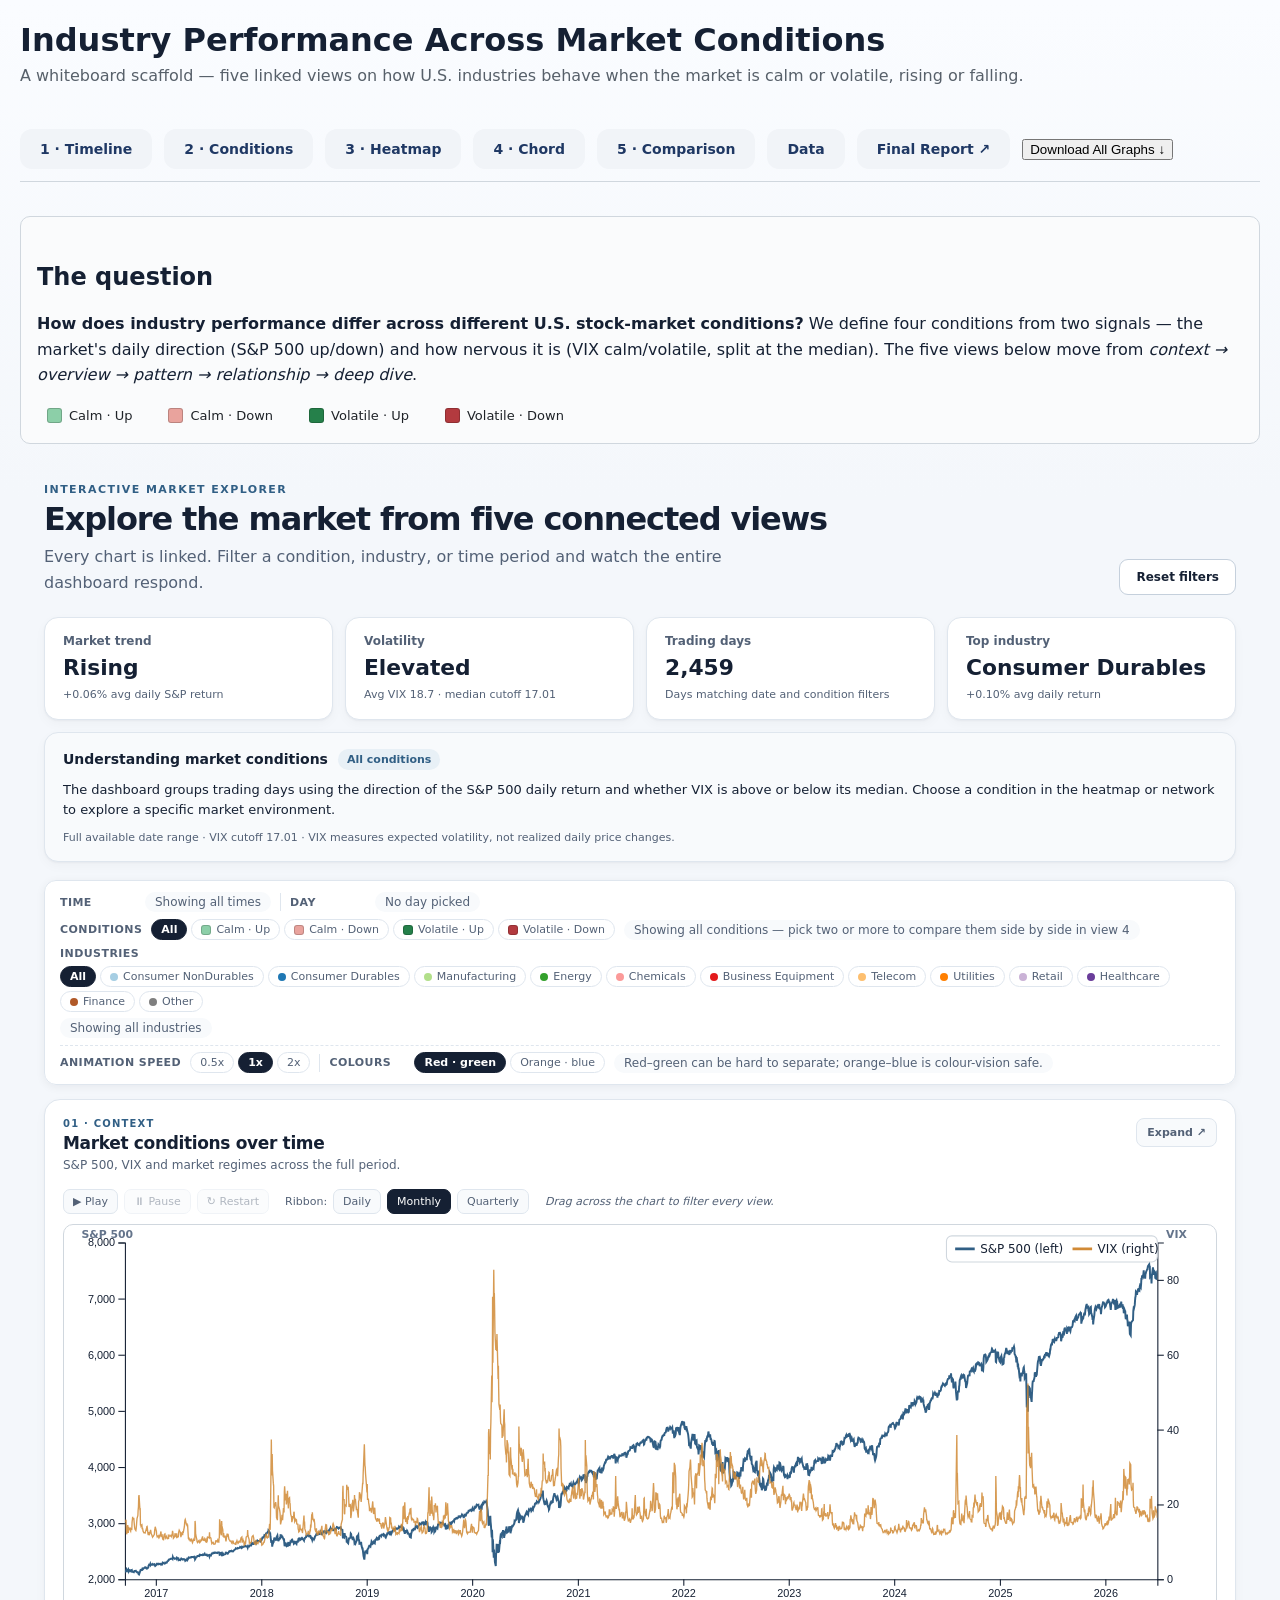
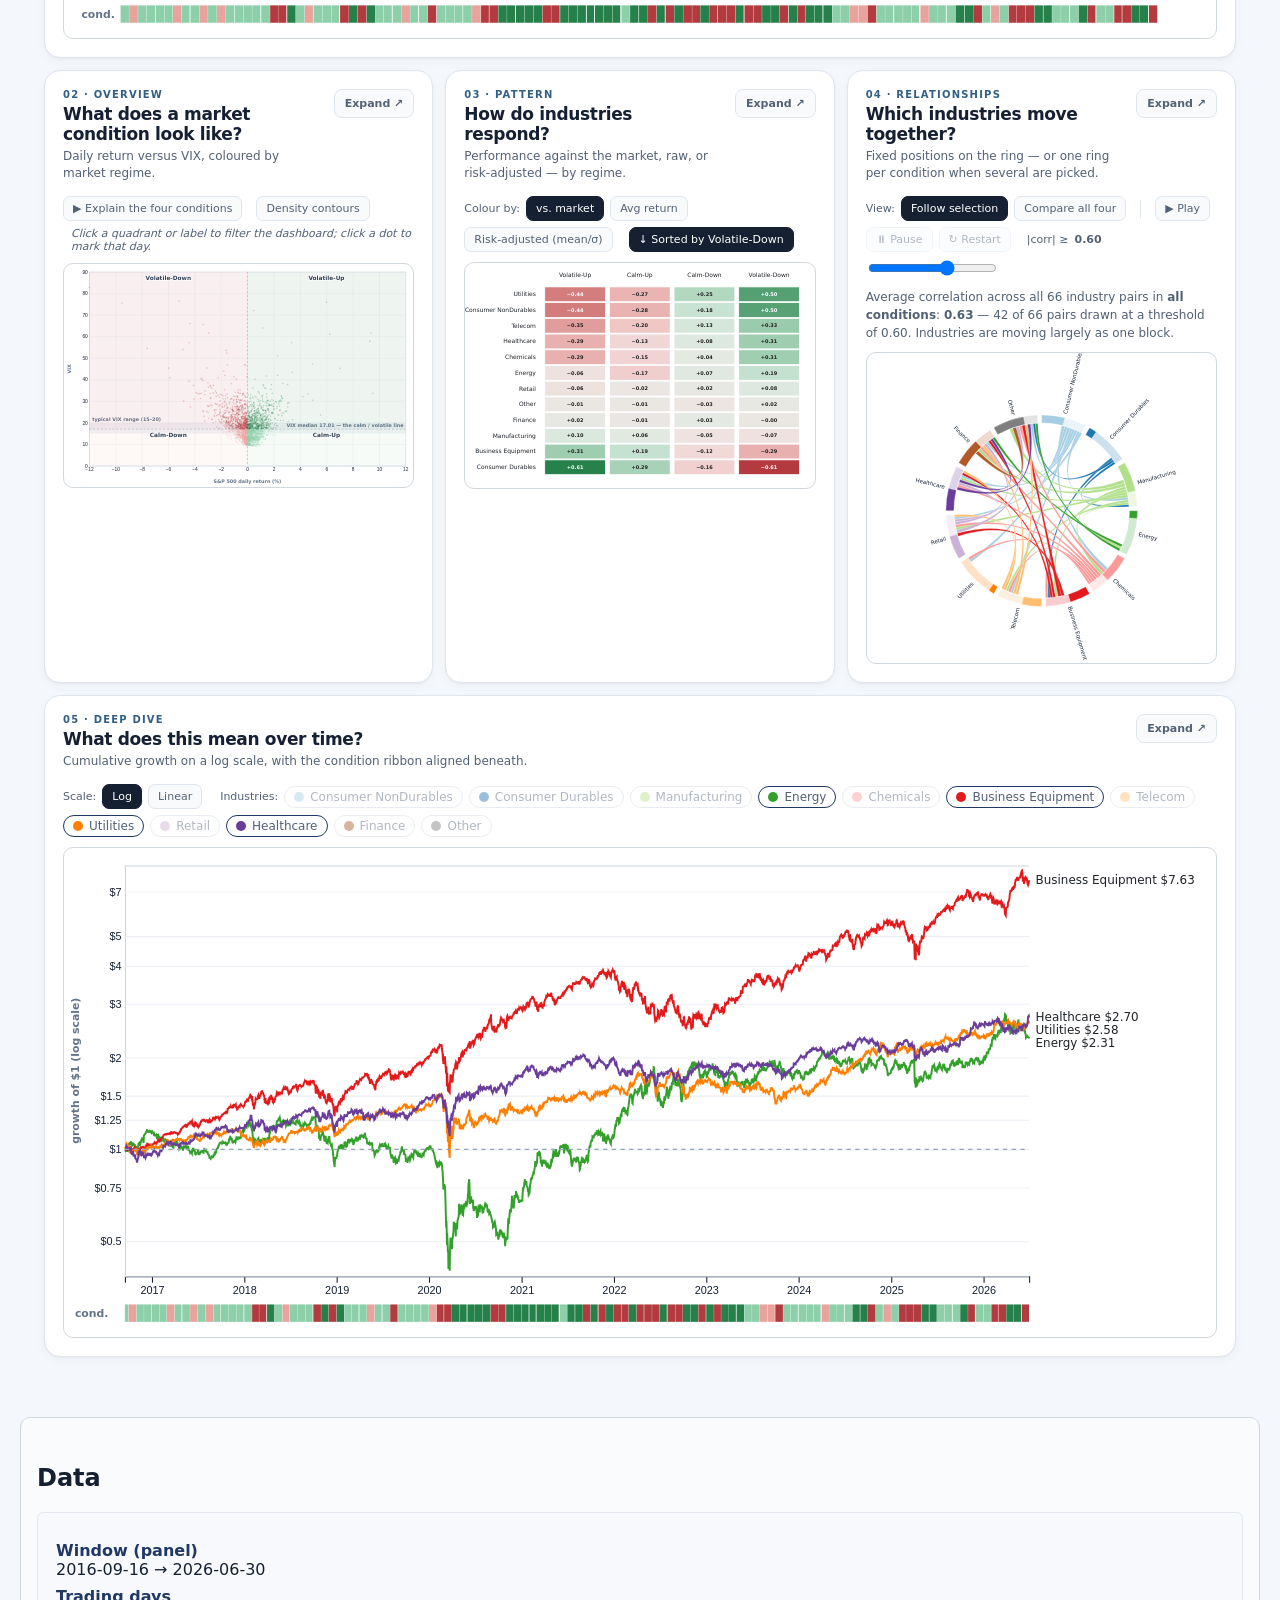
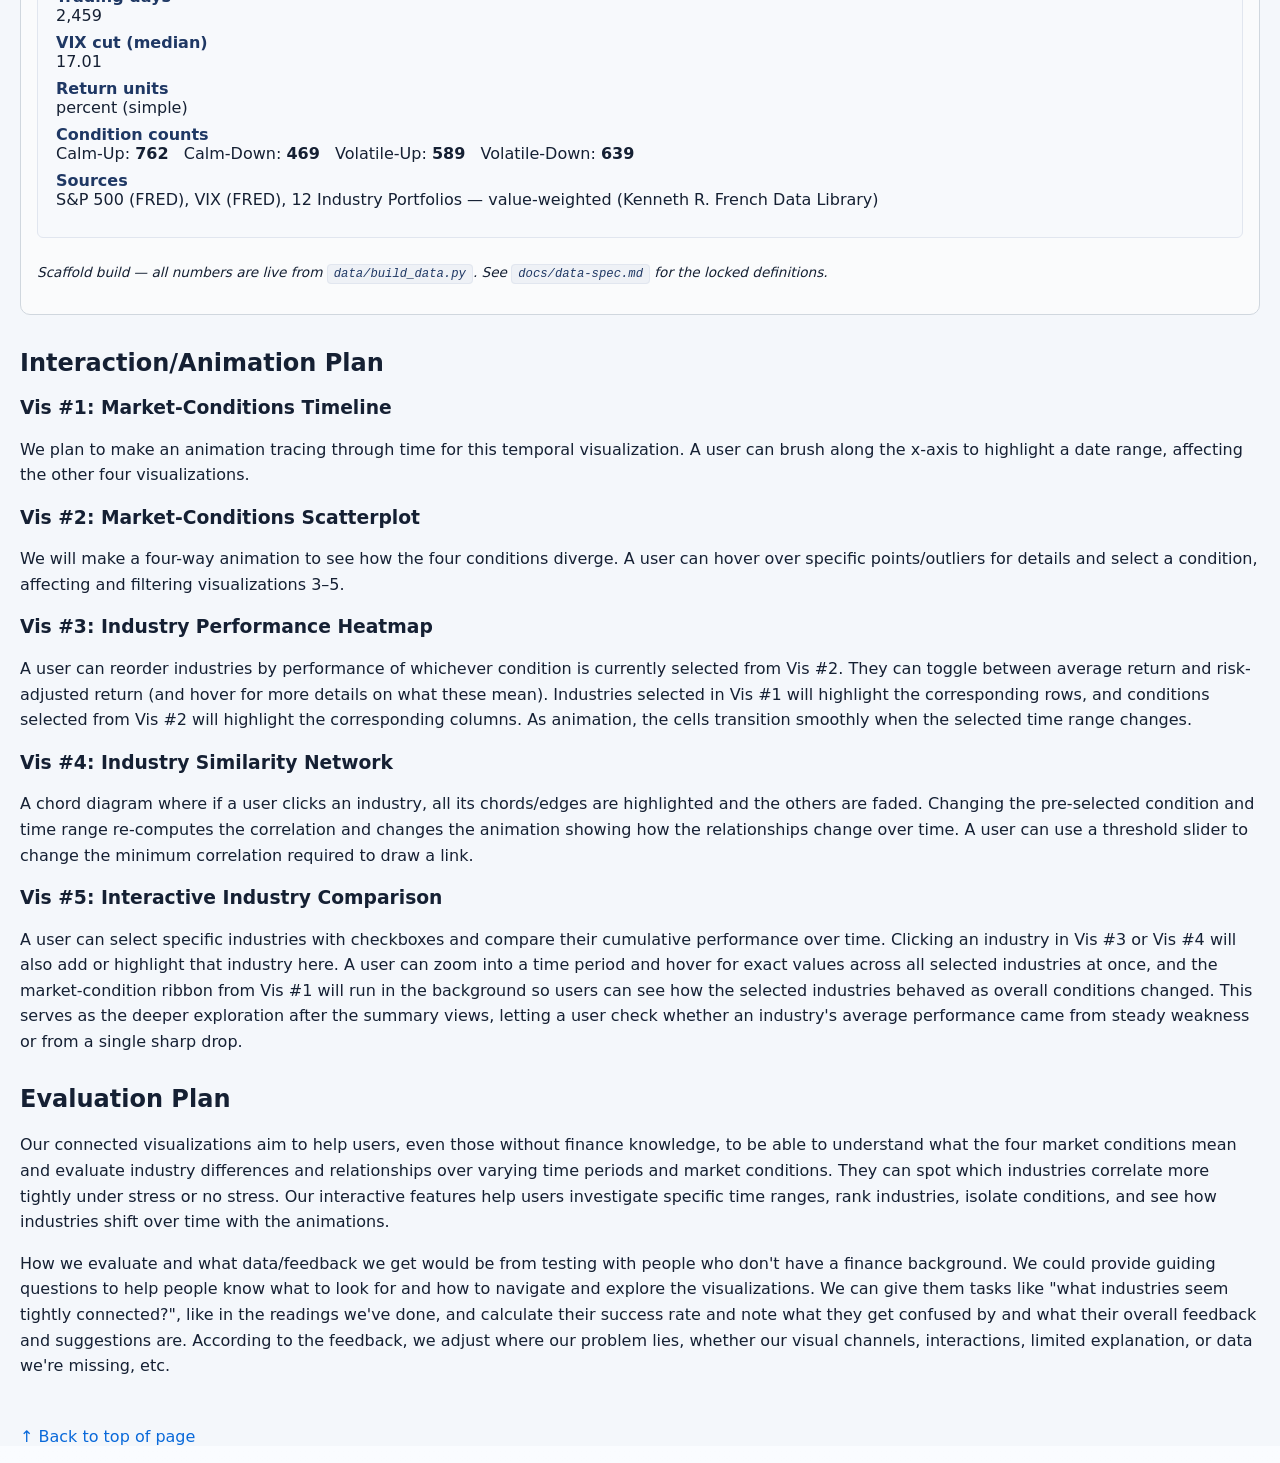
<file: index.html>
<!DOCTYPE html>
<html lang="en">

<head>
    <meta charset="UTF-8">
    <meta name="viewport" content="width=device-width, initial-scale=1.0">
    <title>STATS 401 — Industry Performance Across Market Conditions (Whiteboard)</title>

    <!-- Inline favicon. Browsers request /favicon.ico on every page load, and
         python -m http.server answers with a 404 ("File not found") in the
         console. Nothing is broken by it, but declaring one here stops the
         request being made at all, so the console stays clean for real errors.
         A data: URI keeps it offline-safe and needs no extra file. -->
    <link rel="icon" href="data:image/svg+xml,%3Csvg%20xmlns='http://www.w3.org/2000/svg'%20viewBox='0%200%2016%2016'%3E%3Crect%20width='16'%20height='16'%20rx='3'%20fill='%23315f85'/%3E%3Cpath%20d='M3%2010h2.2v4H3zM6.9%206h2.2v8H6.9zM10.8%208.5H13V14h-2.2z'%20fill='%23fff'/%3E%3C/svg%3E">

    <!-- self-contained whiteboard stylesheet (merged from ../css/style.css) -->
    <link rel="stylesheet" href="css/whiteboard.css?v=2026-10-15e">
</head>

<body class="wide">

<header id="top">
    <h1>Industry Performance Across Market Conditions</h1>
    <p class="subtitle">A whiteboard scaffold — five linked views on how U.S. industries behave when the market is calm or volatile, rising or falling.</p>
</header>

<nav class="story-nav">
    <a href="#viz1">1 · Timeline</a>
    <a href="#viz2">2 · Conditions</a>
    <a href="#viz3">3 · Heatmap</a>
    <a href="#viz4">4 · Chord</a>
    <a href="#viz5">5 · Comparison</a>
    <a href="#data">Data</a>

    <a href="final_report.html" target="_blank" rel="noopener noreferrer">
        Final Report ↗
    </a>

    <button id="export-all-graphs" type="button">
        Download All Graphs ↓
    </button>

</nav>

<div id="error"></div>

<main>

    <section id="intro" class="card">
        <h2>The question</h2>
        <p><strong>How does industry performance differ across different U.S. stock-market conditions?</strong>
           We define four conditions from two signals — the market's daily direction (S&amp;P 500 up/down)
           and how nervous it is (VIX calm/volatile, split at the median). The five views below move from
           <em>context → overview → pattern → relationship → deep dive</em>.</p>
        <div id="condition-legend" class="cond-legend"></div>
    </section>

    <section class="dashboard-section">

    <div class="dashboard-heading">
        <div>
            <span class="eyebrow">Interactive market explorer</span>
            <h2>Explore the market from five connected views</h2>
            <p>
                Every chart is linked. Filter a condition, industry, or time period
                and watch the entire dashboard respond.
            </p>
        </div>

        <button id="reset-dashboard" class="reset-btn" type="button">
            Reset filters
        </button>
    </div>

    <div id="dashboard-grid" class="dashboard-grid">

        <!-- ==================================================
             1. TIMELINE
             ================================================== -->
        <section id="viz1" class="viz-card viz-card--timeline" data-viz="timeline">

            <div class="viz-card-header">
                <div class="viz-title-group">
                    <span class="viz-step">01 · CONTEXT</span>
                    <h3>Market conditions over time</h3>
                    <p>
                        S&amp;P 500, VIX and market regimes across the full period.
                    </p>
                </div>

                <button class="focus-btn" type="button">
                    <span class="focus-open">Expand ↗</span>
                    <span class="focus-close">Overview ×</span>
                </button>
            </div>

            <div id="timeline-controls"></div>

            <div class="viz-content">
                <div id="timeline"></div>
            </div>

        </section>


        <!-- ==================================================
             2. SCATTER
             ================================================== -->
        <section id="viz2" class="viz-card" data-viz="scatter">

            <div class="viz-card-header">
                <div class="viz-title-group">
                    <span class="viz-step">02 · OVERVIEW</span>
                    <h3>What does a market condition look like?</h3>
                    <p>
                        Daily return versus VIX, coloured by market regime.
                    </p>
                </div>

                <button class="focus-btn" type="button">
                    <span class="focus-open">Expand ↗</span>
                    <span class="focus-close">Overview ×</span>
                </button>
            </div>

            <div id="scatter-controls"></div>

            <div class="viz-content">
                <div id="scatter"></div>
            </div>

        </section>


        <!-- ==================================================
             3. HEATMAP
             ================================================== -->
        <section id="viz3" class="viz-card" data-viz="heatmap">

            <div class="viz-card-header">
                <div class="viz-title-group">
                    <span class="viz-step">03 · PATTERN</span>
                    <h3>How do industries respond?</h3>
                    <p>
                        Performance against the market, raw, or risk-adjusted — by regime.
                    </p>
                </div>

                <button class="focus-btn" type="button">
                    <span class="focus-open">Expand ↗</span>
                    <span class="focus-close">Overview ×</span>
                </button>
            </div>

            <div id="heatmap-controls"></div>

            <div class="viz-content">
                <div id="heatmap"></div>
            </div>

        </section>


        <!-- ==================================================
             4. NETWORK
             ================================================== -->
        <section id="viz4" class="viz-card" data-viz="chord">

            <div class="viz-card-header">
                <div class="viz-title-group">
                    <span class="viz-step">04 · RELATIONSHIPS</span>
                    <h3>Which industries move together?</h3>
                    <p>
                        Fixed positions on the ring — or one ring per condition when several are picked.
                    </p>
                </div>

                <button class="focus-btn" type="button">
                    <span class="focus-open">Expand ↗</span>
                    <span class="focus-close">Overview ×</span>
                </button>
            </div>

            <div id="chord-controls"></div>
            <p id="chord-stat" class="chart-note stat-line"></p>

            <div class="viz-content">
                <div id="chord"></div>
            </div>

        </section>


        <!-- ==================================================
             5. COMPARISON
             ================================================== -->
        <section id="viz5" class="viz-card viz-card--comparison" data-viz="comparison">

            <div class="viz-card-header">
                <div class="viz-title-group">
                    <span class="viz-step">05 · DEEP DIVE</span>
                    <h3>What does this mean over time?</h3>
                    <p>
                        Cumulative growth on a log scale, with the condition ribbon aligned beneath.
                    </p>
                </div>

                <button class="focus-btn" type="button">
                    <span class="focus-open">Expand ↗</span>
                    <span class="focus-close">Overview ×</span>
                </button>
            </div>

            <div id="comparison-controls"></div>

            <div class="viz-content">
                <div id="comparison"></div>
            </div>

        </section>

    </div>

</section>

    <section id="data" class="card">
        <h2>Data</h2>
        <div id="meta-panel" class="dataset-meta"></div>
        <p class="caveat">Scaffold build — all numbers are live from <code>data/build_data.py</code>. See <code>docs/data-spec.md</code> for the locked definitions.</p>
    </section>

    <h2>Interaction/Animation Plan</h2>

    <h3>Vis #1: Market-Conditions Timeline</h3>
    <p>We plan to make an animation tracing through time for this temporal visualization. A user can brush along the x-axis to highlight a date range, affecting the other four visualizations.</p>

    <h3>Vis #2: Market-Conditions Scatterplot</h3>
    <p>We will make a four-way animation to see how the four conditions diverge. A user can hover over specific points/outliers for details and select a condition, affecting and filtering visualizations 3&ndash;5.</p>

    <h3>Vis #3: Industry Performance Heatmap</h3>
    <p>A user can reorder industries by performance of whichever condition is currently selected from Vis #2. They can toggle between average return and risk-adjusted return (and hover for more details on what these mean). Industries selected in Vis #1 will highlight the corresponding rows, and conditions selected from Vis #2 will highlight the corresponding columns. As animation, the cells transition smoothly when the selected time range changes.</p>

    <h3>Vis #4: Industry Similarity Network</h3>
    <p>A chord diagram where if a user clicks an industry, all its chords/edges are highlighted and the others are faded. Changing the pre-selected condition and time range re-computes the correlation and changes the animation showing how the relationships change over time. A user can use a threshold slider to change the minimum correlation required to draw a link.</p>

    <h3>Vis #5: Interactive Industry Comparison</h3>
    <p>A user can select specific industries with checkboxes and compare their cumulative performance over time. Clicking an industry in Vis #3 or Vis #4 will also add or highlight that industry here. A user can zoom into a time period and hover for exact values across all selected industries at once, and the market-condition ribbon from Vis #1 will run in the background so users can see how the selected industries behaved as overall conditions changed. This serves as the deeper exploration after the summary views, letting a user check whether an industry's average performance came from steady weakness or from a single sharp drop.</p>

    <h2>Evaluation Plan</h2>

    <p>Our connected visualizations aim to help users, even those without finance knowledge, to be able to understand what the four market conditions mean and evaluate industry differences and relationships over varying time periods and market conditions. They can spot which industries correlate more tightly under stress or no stress. Our interactive features help users investigate specific time ranges, rank industries, isolate conditions, and see how industries shift over time with the animations.</p>

    <p>How we evaluate and what data/feedback we get would be from testing with people who don't have a finance background. We could provide guiding questions to help people know what to look for and how to navigate and explore the visualizations. We can give them tasks like "what industries seem tightly connected?", like in the readings we've done, and calculate their success rate and note what they get confused by and what their overall feedback and suggestions are. According to the feedback, we adjust where our problem lies, whether our visual channels, interactions, limited explanation, or data we're missing, etc.</p>

    <a class="back" href="#top">↑ Back to top of page</a>
</main>

<div id="tooltip" class="tooltip"></div>

<!-- d3 bundled locally so the dashboard works offline and on networks that
     block CDNs; the CDN below is only a fallback. -->
<script src="js/d3.v7.min.js"></script>
<script>
  if (!window.d3) {
    document.write('<scr' + 'ipt src="https://cdn.jsdelivr.net/npm/d3@7"></scr' + 'ipt>');
  }
</script>
<!-- The ?v= stamp is a cache-buster. Bump it if you ever edit a .js file and
     the browser keeps serving the old one. -->
<script src="js/config.js?v=2026-10-15e"></script>
<script src="js/viz1_timeline.js?v=2026-10-15e"></script>
<script src="js/viz2_scatter.js?v=2026-10-15e"></script>
<script src="js/viz3_heatmap.js?v=2026-10-15e"></script>
<script src="js/viz4_chord.js?v=2026-10-15e"></script>
<script src="js/viz5_comparison.js?v=2026-10-15e"></script>
<script src="js/main.js?v=2026-10-15e"></script>
<script src="js/export_graphs.js?v=1"></script>

<!-- Self-check: report load failures on the page rather than leaving a blank. -->
<script>
(function () {
  function report(html) {
    var el = document.getElementById("error");
    el.style.display = "block";
    el.innerHTML = html;
  }
  if (!window.d3) {
    report("<b>d3 did not load.</b> Check that <code>js/d3.v7.min.js</code> sits beside the other scripts.");
    return;
  }
  var need = ["drawTimeline", "drawScatter", "drawHeatmap", "drawChord", "drawComparison"];
  var missing = need.filter(function (f) { return !(window.WB && window.WB[f]); });
  if (missing.length) {
    report("<b>Some view scripts did not load:</b> " + missing.join(", ") +
           ".<br>Check the Network tab for 404s under <code>js/</code>.");
    return;
  }

  // ---- MIXED-VERSION CHECK -------------------------------------------------
  // The shared layer (events, filter dock, focus layout, palette, correlation
  // helpers) all lives in main.js. If an older main.js is being served next to
  // the current view files, every view throws "WB.events is undefined", the
  // Expand buttons do nothing and the filter dock never appears. That reads as
  // three unrelated bugs, so name it here instead.
  var EXPECTED = "2026-10-15e";
  var shared = ["events", "rowsInScope", "corrFor", "setPalette", "heatmapInterpolator"];
  var lost = shared.filter(function (k) { return !(window.WB && window.WB[k]); });

  if (lost.length || WB.BUILD !== EXPECTED) {
    report(
      "<b>Mixed file versions.</b> <code>js/main.js</code> is from a different " +
      "build than the rest of this page" +
      (WB.BUILD ? " (it reports <code>" + WB.BUILD + "</code>, this page expects <code>" +
        EXPECTED + "</code>)" : " (it has no build stamp at all, so it predates the merge)") +
      ".<br>Missing from the shared layer: <code>" +
      (lost.length ? lost.join(", ") : "—") + "</code>." +
      "<br><br><b>Fix:</b> delete the whole project folder and unzip a fresh copy into an " +
      "<i>empty</i> folder — unzipping on top of an old copy leaves stale files behind. " +
      "Then hard-reload: <kbd>Cmd</kbd>+<kbd>Shift</kbd>+<kbd>R</kbd>."
    );
    return;
  }
  setTimeout(function () {
    if (!window.WB || !WB.state) {
      report("<b>The data files never loaded.</b> The <code>data/</code> folder must sit beside " +
             "<code>index.html</code>, and the server must be started from that same folder.");
      return;
    }
    if (document.querySelectorAll("main svg").length === 0) {
      report("<b>Data loaded but nothing drew.</b> Open the console and send the first red line.");
      return;
    }
    if (!document.getElementById("filter-dock")) {
      report("<b>The filter dock never rendered.</b> The sticky controls at the top of the " +
             "dashboard come from <code>setupFilterDock</code> in <code>js/main.js</code>.");
      return;
    }
    if (!document.querySelector(".focus-btn")) {
      report("<b>The Expand buttons are missing.</b> <code>index.html</code> looks older than " +
             "the rest of the build — unzip a fresh copy into an empty folder.");
    }
  }, 5000);
})();
</script>

</body>

</html>
</file>
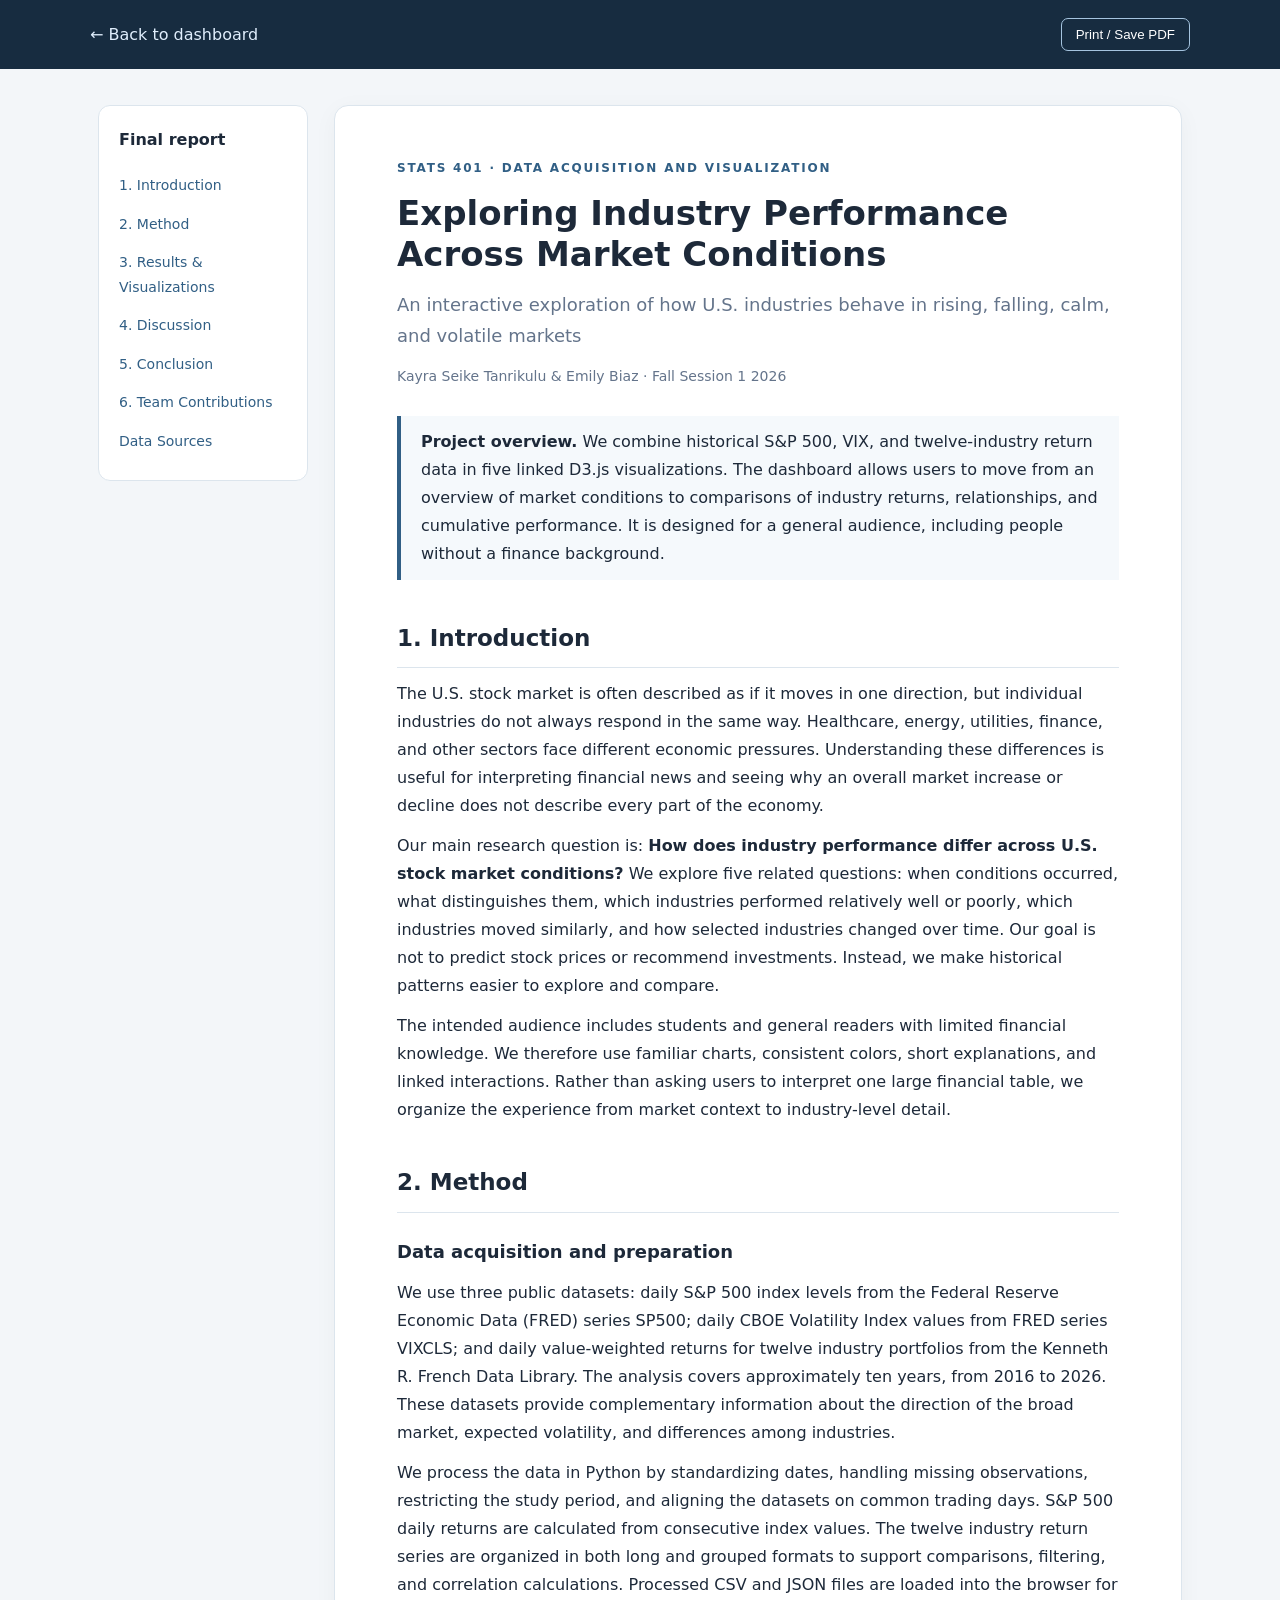
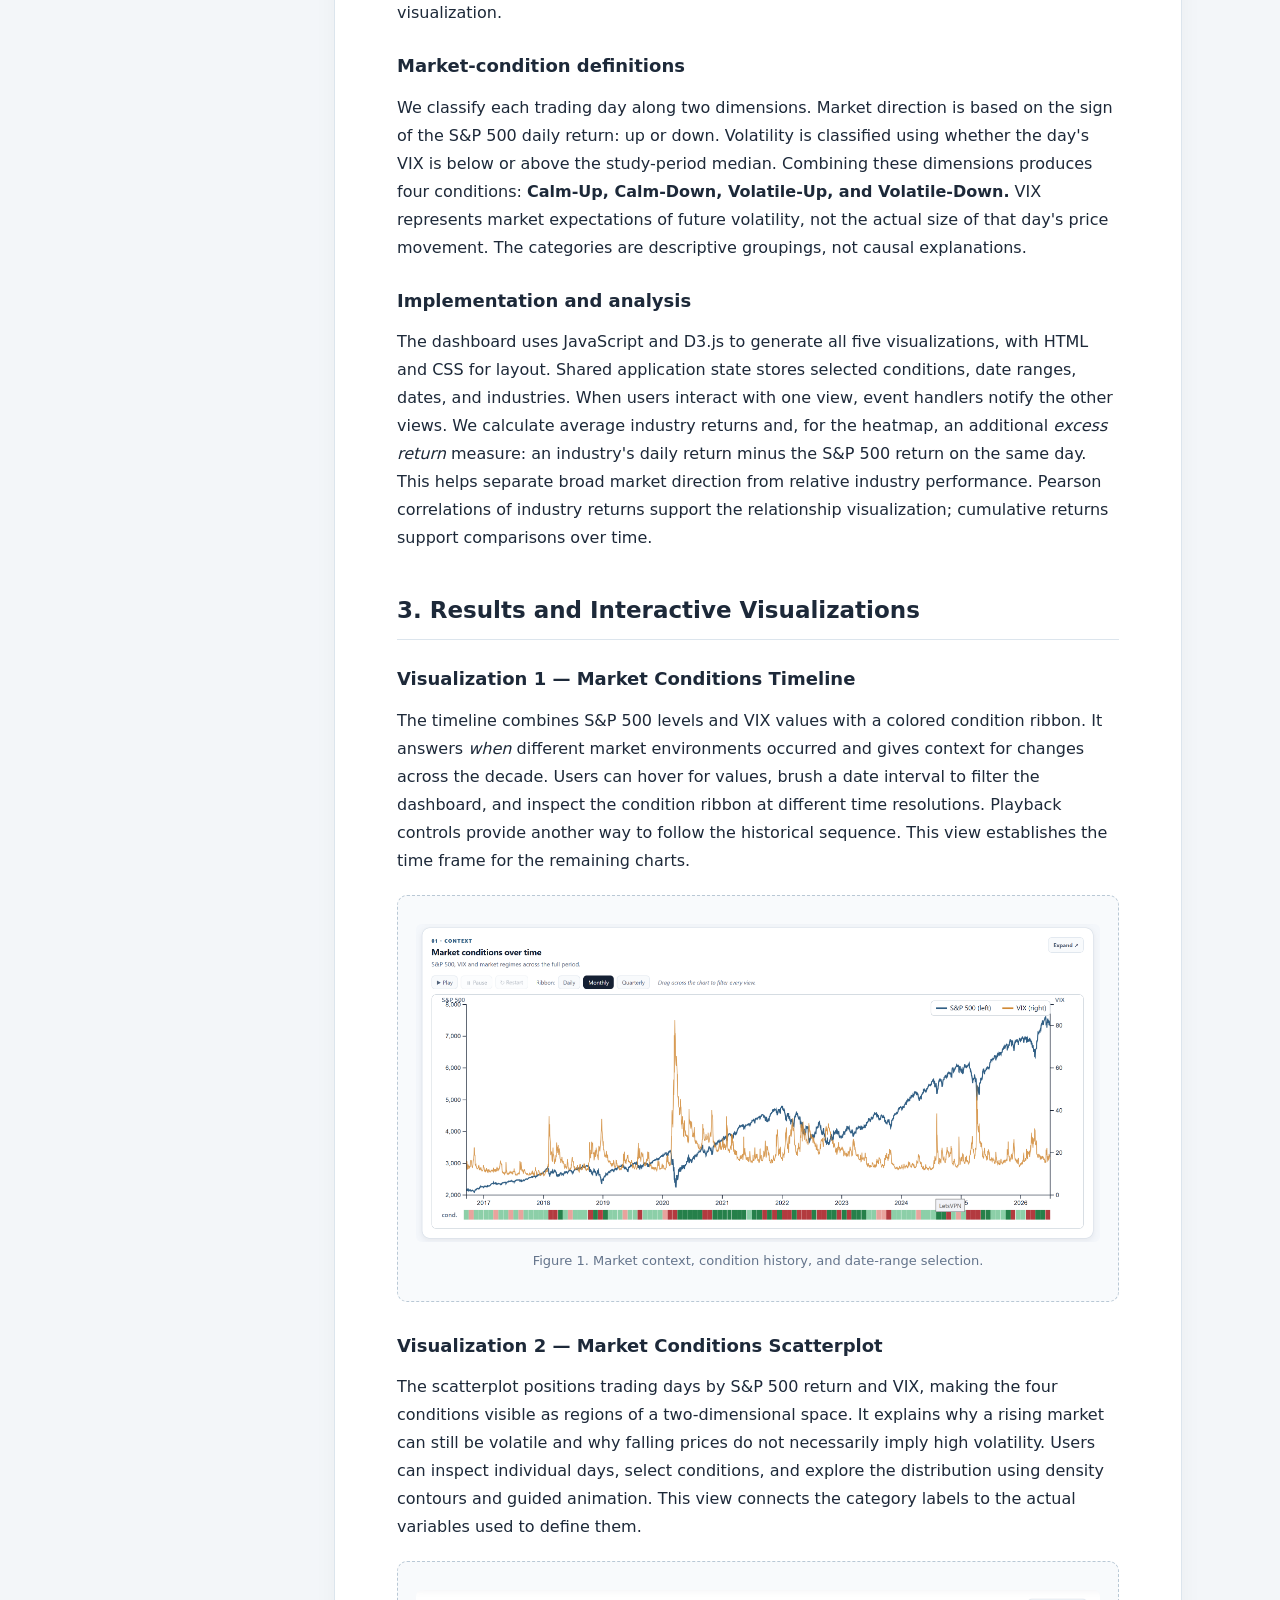
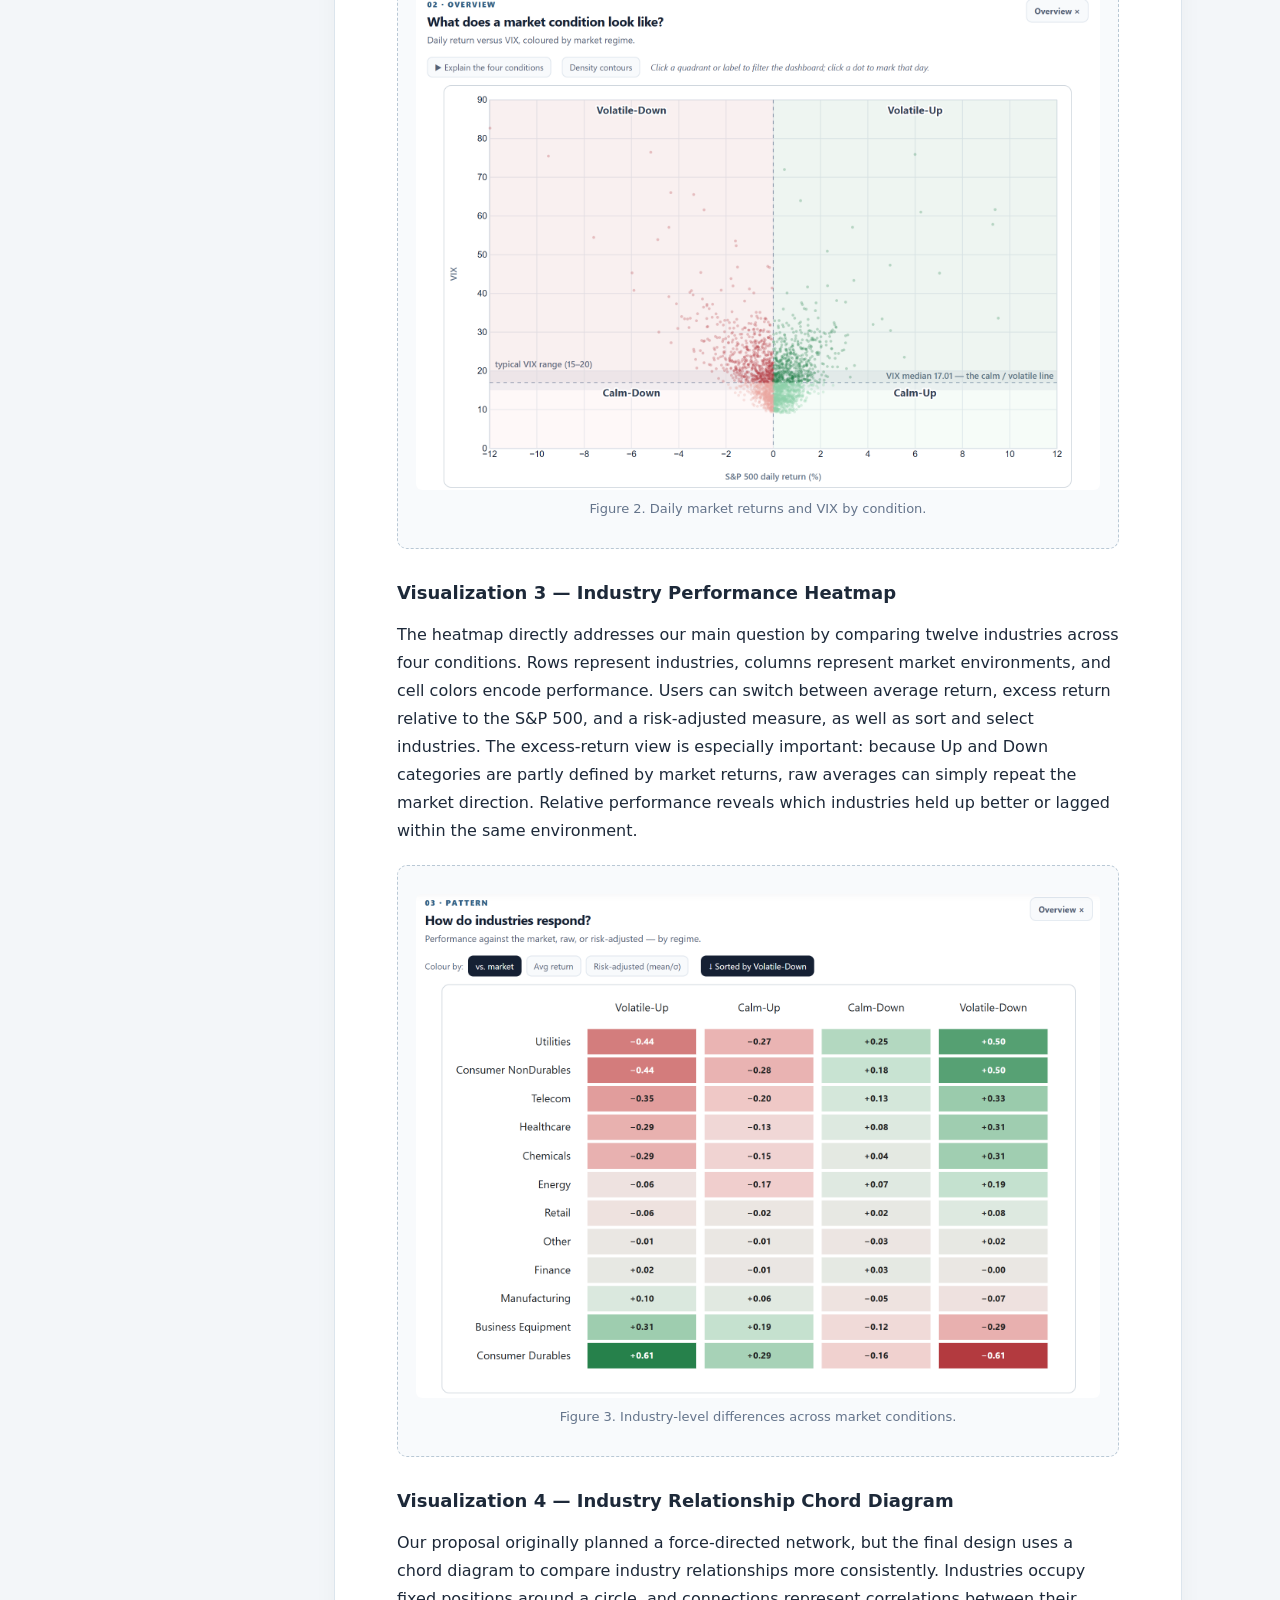
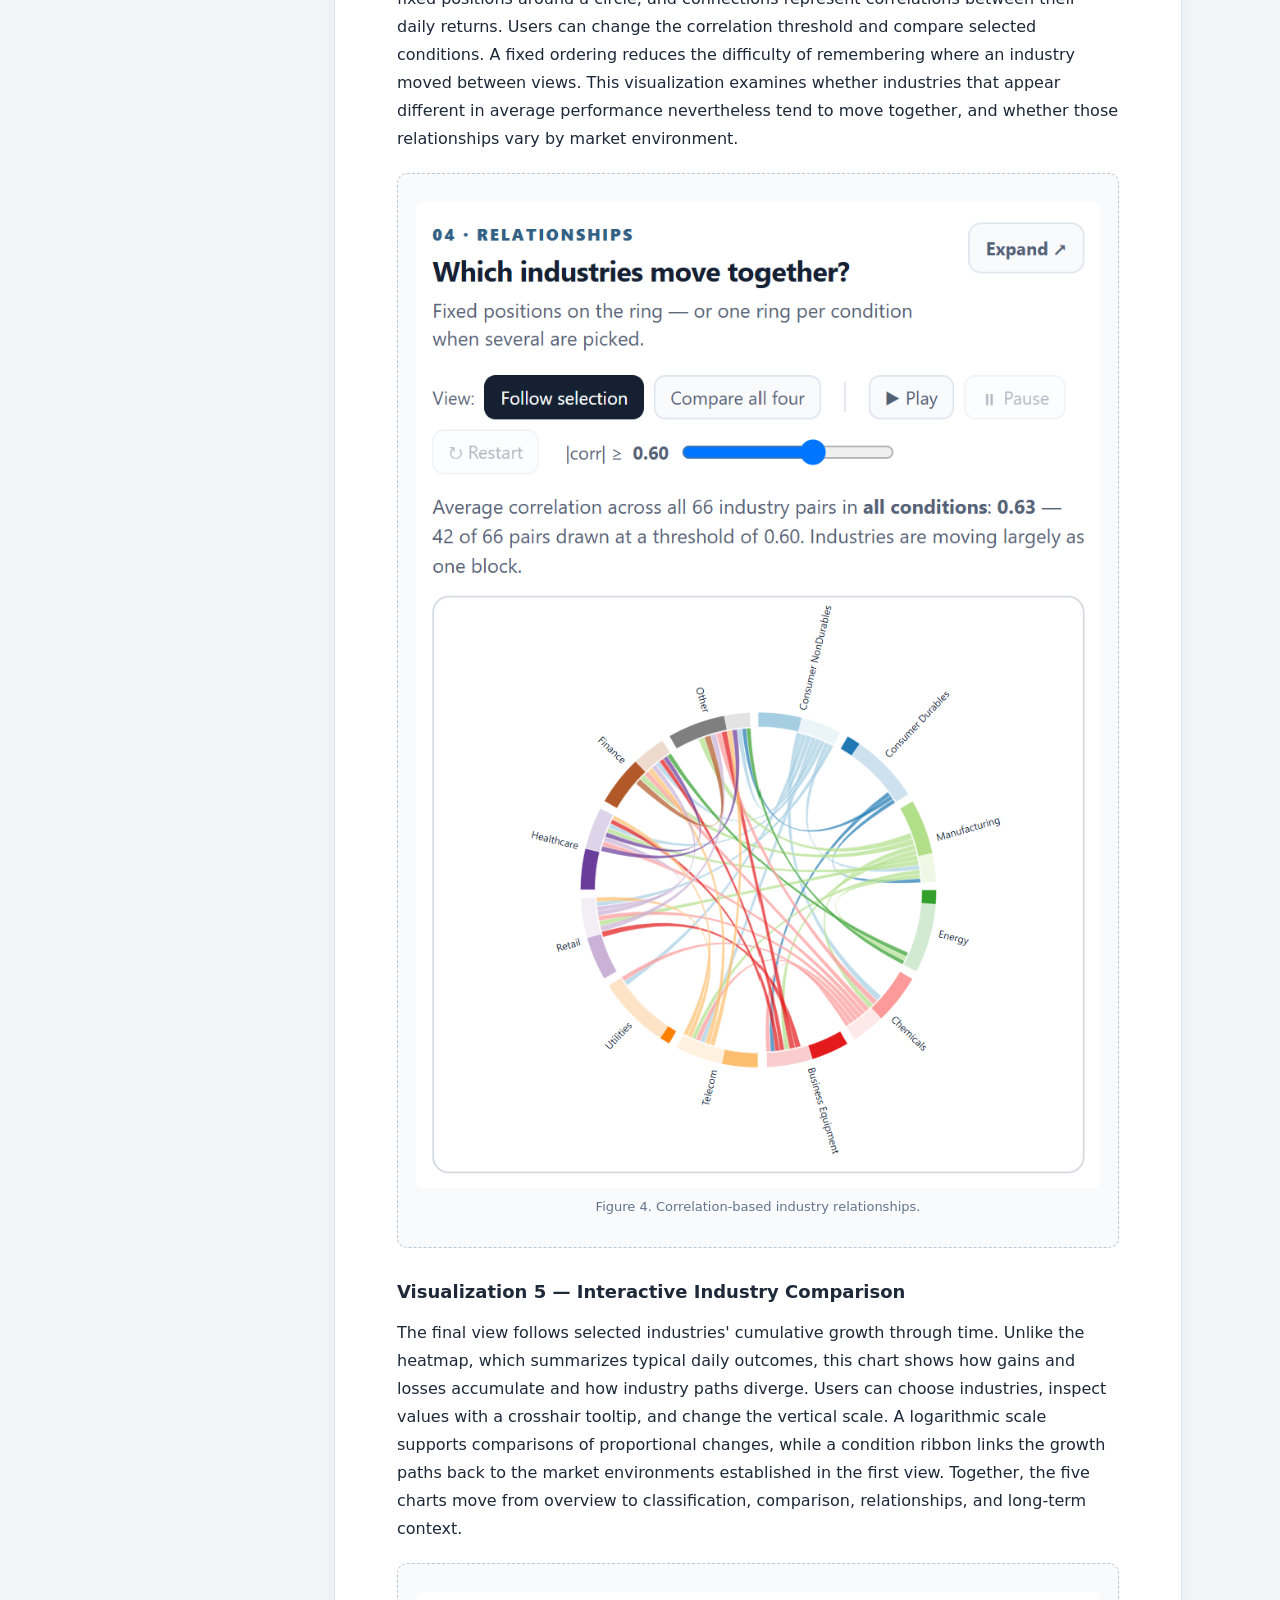
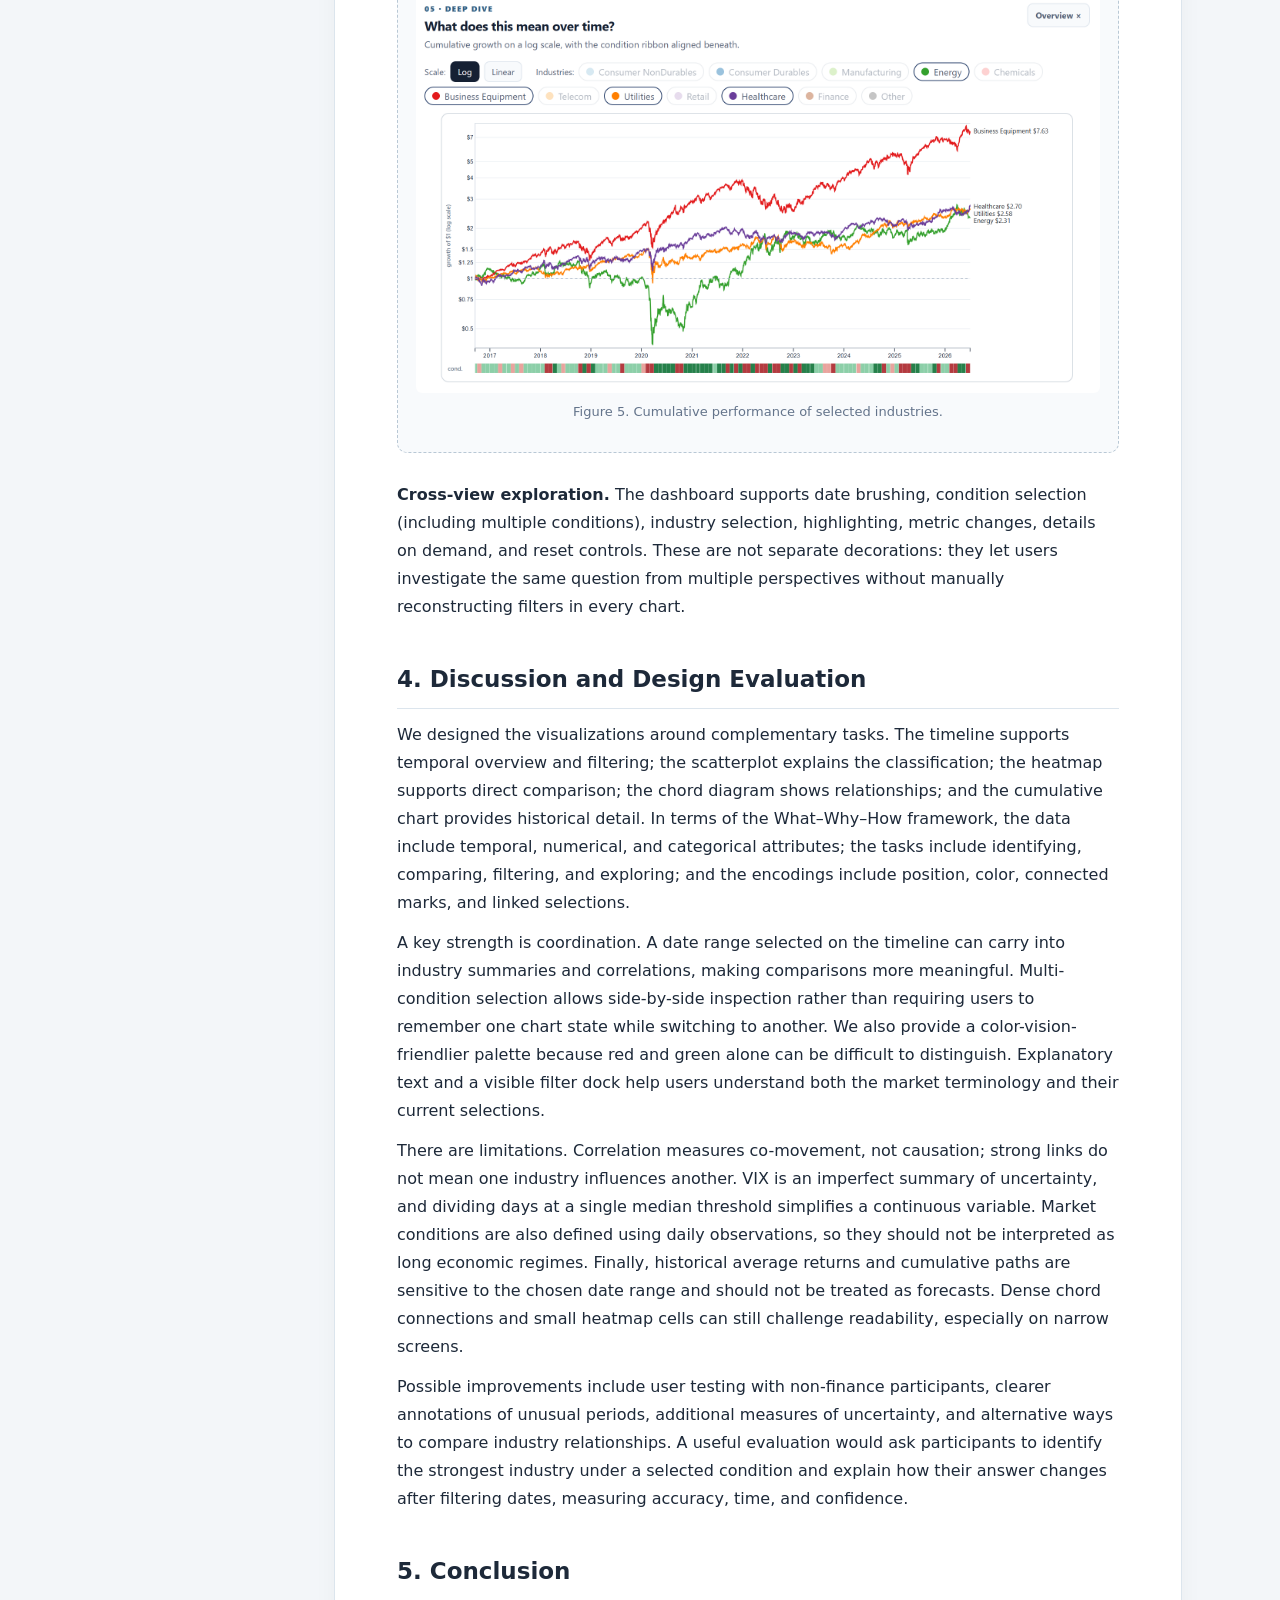
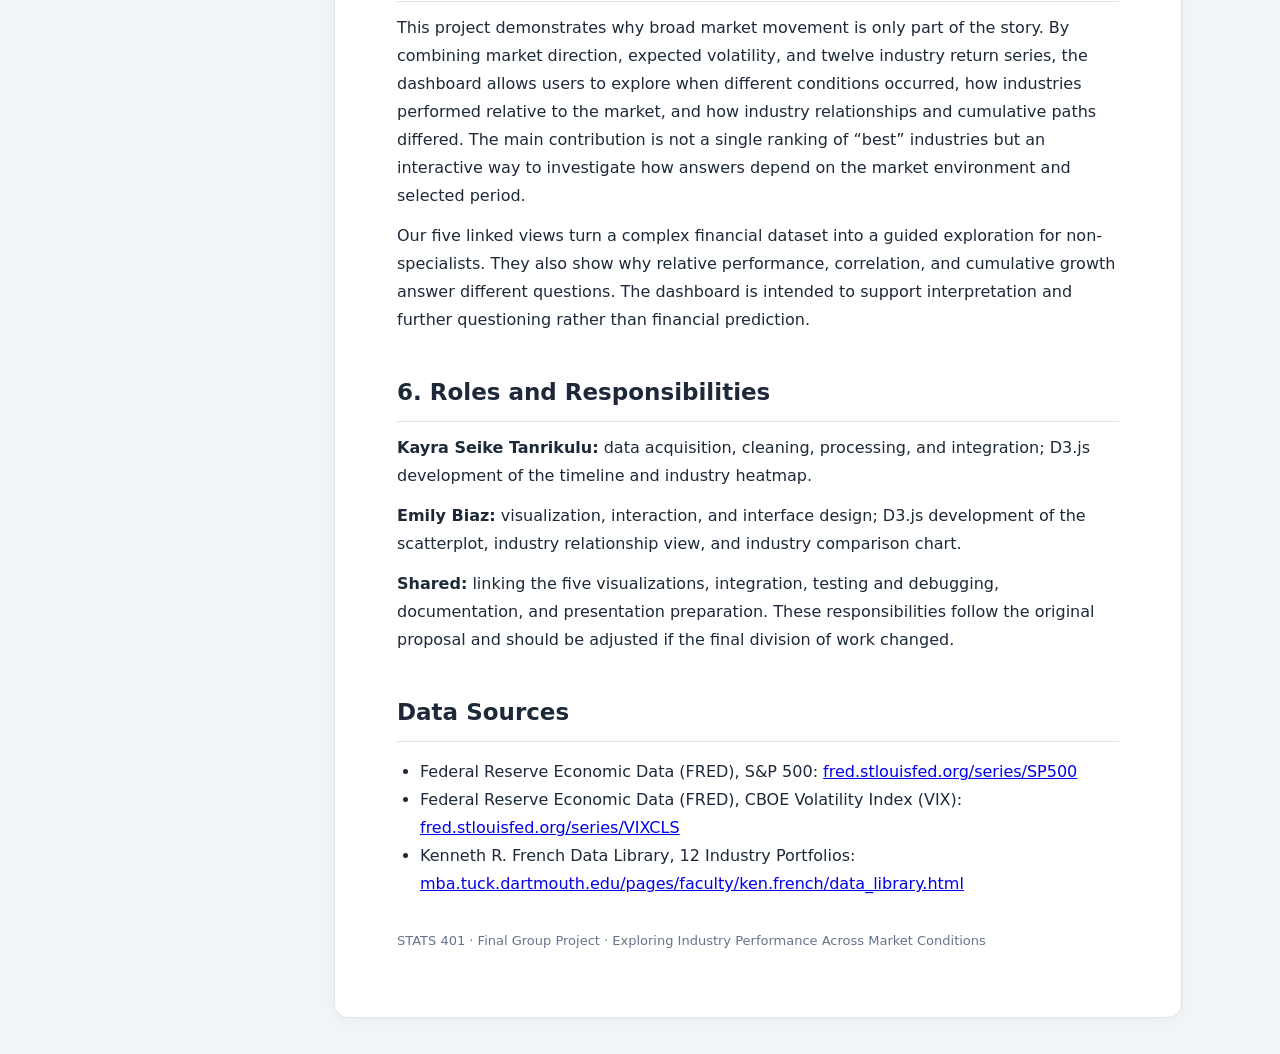
<file: final_report.html>
<!DOCTYPE html>
<html lang="en">
<head>
<meta charset="UTF-8"><meta name="viewport" content="width=device-width, initial-scale=1">
<title>Final Report | Exploring Industry Performance Across Market Conditions</title>
<style>
:root{color-scheme:light;--ink:#1d2939;--muted:#64748b;--line:#dce5ed;--blue:#315f85;--bg:#f3f6f9;--green:#25804a}*{box-sizing:border-box}html{scroll-behavior:smooth}body{margin:0;background:var(--bg);font:16px/1.75 system-ui,-apple-system,Segoe UI,sans-serif;color:var(--ink)}.top{background:#172c40;color:white;padding:18px max(20px,calc((100vw - 1100px)/2));display:flex;justify-content:space-between;align-items:center;gap:16px}.top a{color:#e0eefc;text-decoration:none}.top button{border:1px solid #a5c4df;background:transparent;color:white;padding:8px 14px;border-radius:7px;cursor:pointer}.shell{max-width:1120px;margin:36px auto;display:grid;grid-template-columns:210px minmax(0,1fr);gap:26px;padding:0 18px}.toc{align-self:start;position:sticky;top:24px;padding:20px;background:white;border:1px solid var(--line);border-radius:12px}.toc strong{display:block;margin-bottom:12px}.toc a{display:block;padding:7px 0;color:#315f85;text-decoration:none;font-size:14px}.paper{background:white;border:1px solid var(--line);border-radius:14px;padding:52px 62px;box-shadow:0 5px 24px #1d29390a}.eyebrow{text-transform:uppercase;letter-spacing:.15em;font-size:12px;font-weight:700;color:var(--blue)}h1{font-size:34px;line-height:1.2;margin:14px 0 14px}h2{font-size:23px;margin:38px 0 12px;border-bottom:1px solid var(--line);padding-bottom:9px}h3{font-size:18px;margin:23px 0 8px}p{margin:12px 0}ul{padding-left:23px}.subtitle{font-size:18px;color:var(--muted)}.byline{color:var(--muted);font-size:14px}.abstract{border-left:4px solid var(--blue);padding:12px 20px;background:#f5f9fc;margin:28px 0}.figure{margin:20px 0 28px;border:1px dashed #b9c8d5;border-radius:10px;background:#f8fafc;text-align:center;padding:28px 18px}.figure span{display:block;font-weight:700;color:#44617a}.figure small{color:var(--muted)}figcaption{font-size:13px;color:var(--muted);margin-top:8px}.note{font-size:13px;color:#7b4c12;background:#fff9ec;padding:12px 16px;border-radius:8px}.refs a{overflow-wrap:anywhere}.end{font-size:13px;color:var(--muted);margin-top:32px}@media(max-width:850px){.shell{display:block;margin:15px auto}.toc{position:static;margin-bottom:16px}.paper{padding:27px 22px}h1{font-size:28px}}@media print{body{background:white;font-size:11pt}.top,.toc{display:none}.shell{display:block;margin:0;padding:0}.paper{border:0;box-shadow:none;padding:0}.figure{break-inside:avoid}h2,h3{break-after:avoid}a{color:inherit}}
.figure img {
    display: block;
    width: 100%;
    height: auto;
    border-radius: 6px;
    object-fit: contain;
}
</style>
</head>
<body>
<header class="top"><a href="index.html">← Back to dashboard</a><button onclick="window.print()">Print / Save PDF</button></header>
<div class="shell"><nav class="toc" aria-label="Report contents"><strong>Final report</strong><a href="#intro">1. Introduction</a><a href="#method">2. Method</a><a href="#results">3. Results &amp; Visualizations</a><a href="#discussion">4. Discussion</a><a href="#conclusion">5. Conclusion</a><a href="#roles">6. Team Contributions</a><a href="#sources">Data Sources</a></nav>
<main class="paper">
<div class="eyebrow">STATS 401 · Data Acquisition and Visualization</div>
<h1>Exploring Industry Performance Across Market Conditions</h1>
<p class="subtitle">An interactive exploration of how U.S. industries behave in rising, falling, calm, and volatile markets</p>
<p class="byline">Kayra Seike Tanrikulu &amp; Emily Biaz · Fall Session 1 2026</p>
<div class="abstract"><strong>Project overview.</strong> We combine historical S&amp;P 500, VIX, and twelve-industry return data in five linked D3.js visualizations. The dashboard allows users to move from an overview of market conditions to comparisons of industry returns, relationships, and cumulative performance. It is designed for a general audience, including people without a finance background.</div>
<section id="intro"><h2>1. Introduction</h2>
<p>The U.S. stock market is often described as if it moves in one direction, but individual industries do not always respond in the same way. Healthcare, energy, utilities, finance, and other sectors face different economic pressures. Understanding these differences is useful for interpreting financial news and seeing why an overall market increase or decline does not describe every part of the economy.</p>
<p>Our main research question is: <strong>How does industry performance differ across U.S. stock market conditions?</strong> We explore five related questions: when conditions occurred, what distinguishes them, which industries performed relatively well or poorly, which industries moved similarly, and how selected industries changed over time. Our goal is not to predict stock prices or recommend investments. Instead, we make historical patterns easier to explore and compare.</p>
<p>The intended audience includes students and general readers with limited financial knowledge. We therefore use familiar charts, consistent colors, short explanations, and linked interactions. Rather than asking users to interpret one large financial table, we organize the experience from market context to industry-level detail.</p></section>
<section id="method"><h2>2. Method</h2>
<h3>Data acquisition and preparation</h3>
<p>We use three public datasets: daily S&amp;P 500 index levels from the Federal Reserve Economic Data (FRED) series SP500; daily CBOE Volatility Index values from FRED series VIXCLS; and daily value-weighted returns for twelve industry portfolios from the Kenneth R. French Data Library. The analysis covers approximately ten years, from 2016 to 2026. These datasets provide complementary information about the direction of the broad market, expected volatility, and differences among industries.</p>
<p>We process the data in Python by standardizing dates, handling missing observations, restricting the study period, and aligning the datasets on common trading days. S&amp;P 500 daily returns are calculated from consecutive index values. The twelve industry return series are organized in both long and grouped formats to support comparisons, filtering, and correlation calculations. Processed CSV and JSON files are loaded into the browser for visualization.</p>
<h3>Market-condition definitions</h3>
<p>We classify each trading day along two dimensions. Market direction is based on the sign of the S&amp;P 500 daily return: up or down. Volatility is classified using whether the day's VIX is below or above the study-period median. Combining these dimensions produces four conditions: <strong>Calm-Up, Calm-Down, Volatile-Up, and Volatile-Down.</strong> VIX represents market expectations of future volatility, not the actual size of that day's price movement. The categories are descriptive groupings, not causal explanations.</p>
<h3>Implementation and analysis</h3>
<p>The dashboard uses JavaScript and D3.js to generate all five visualizations, with HTML and CSS for layout. Shared application state stores selected conditions, date ranges, dates, and industries. When users interact with one view, event handlers notify the other views. We calculate average industry returns and, for the heatmap, an additional <em>excess return</em> measure: an industry's daily return minus the S&amp;P 500 return on the same day. This helps separate broad market direction from relative industry performance. Pearson correlations of industry returns support the relationship visualization; cumulative returns support comparisons over time.</p></section>
<section id="results"><h2>3. Results and Interactive Visualizations</h2>
<h3>Visualization 1 — Market Conditions Timeline</h3>
<p>The timeline combines S&amp;P 500 levels and VIX values with a colored condition ribbon. It answers <em>when</em> different market environments occurred and gives context for changes across the decade. Users can hover for values, brush a date interval to filter the dashboard, and inspect the condition ribbon at different time resolutions. Playback controls provide another way to follow the historical sequence. This view establishes the time frame for the remaining charts.</p>
<figure class="figure">
    <img src="images/timeline-viz1.png" alt="Market Conditions Timeline">
    <figcaption>
        Figure 1. Market context, condition history, and date-range selection.
    </figcaption>
</figure>
<h3>Visualization 2 — Market Conditions Scatterplot</h3>
<p>The scatterplot positions trading days by S&amp;P 500 return and VIX, making the four conditions visible as regions of a two-dimensional space. It explains why a rising market can still be volatile and why falling prices do not necessarily imply high volatility. Users can inspect individual days, select conditions, and explore the distribution using density contours and guided animation. This view connects the category labels to the actual variables used to define them.</p>
<figure class="figure">
    <img src="images/scatter-viz2.png" alt="Market Conditions Timeline">
    <figcaption>Figure 2. Daily market returns and VIX by condition.</figcaption>
</figure>
<h3>Visualization 3 — Industry Performance Heatmap</h3>
<p>The heatmap directly addresses our main question by comparing twelve industries across four conditions. Rows represent industries, columns represent market environments, and cell colors encode performance. Users can switch between average return, excess return relative to the S&amp;P 500, and a risk-adjusted measure, as well as sort and select industries. The excess-return view is especially important: because Up and Down categories are partly defined by market returns, raw averages can simply repeat the market direction. Relative performance reveals which industries held up better or lagged within the same environment.</p>
<figure class="figure">
    <img src="images/heatmap-viz3.png" alt="Market Conditions Timeline">
    <figcaption>Figure 3. Industry-level differences across market conditions.</figcaption>
</figure>
<h3>Visualization 4 — Industry Relationship Chord Diagram</h3>
<p>Our proposal originally planned a force-directed network, but the final design uses a chord diagram to compare industry relationships more consistently. Industries occupy fixed positions around a circle, and connections represent correlations between their daily returns. Users can change the correlation threshold and compare selected conditions. A fixed ordering reduces the difficulty of remembering where an industry moved between views. This visualization examines whether industries that appear different in average performance nevertheless tend to move together, and whether those relationships vary by market environment.</p>
<figure class="figure">
    <img src="images/chord-viz4.png" alt="Market Conditions Timeline">
    <figcaption>Figure 4. Correlation-based industry relationships.</figcaption></figure>
<h3>Visualization 5 — Interactive Industry Comparison</h3>
<p>The final view follows selected industries' cumulative growth through time. Unlike the heatmap, which summarizes typical daily outcomes, this chart shows how gains and losses accumulate and how industry paths diverge. Users can choose industries, inspect values with a crosshair tooltip, and change the vertical scale. A logarithmic scale supports comparisons of proportional changes, while a condition ribbon links the growth paths back to the market environments established in the first view. Together, the five charts move from overview to classification, comparison, relationships, and long-term context.</p>
<figure class="figure">
    <img src="images/comparison-viz5.png" alt="Market Conditions Timeline">
    <figcaption>Figure 5. Cumulative performance of selected industries.</figcaption></figure>
<p><strong>Cross-view exploration.</strong> The dashboard supports date brushing, condition selection (including multiple conditions), industry selection, highlighting, metric changes, details on demand, and reset controls. These are not separate decorations: they let users investigate the same question from multiple perspectives without manually reconstructing filters in every chart.</p></section>
<section id="discussion"><h2>4. Discussion and Design Evaluation</h2>
<p>We designed the visualizations around complementary tasks. The timeline supports temporal overview and filtering; the scatterplot explains the classification; the heatmap supports direct comparison; the chord diagram shows relationships; and the cumulative chart provides historical detail. In terms of the What–Why–How framework, the data include temporal, numerical, and categorical attributes; the tasks include identifying, comparing, filtering, and exploring; and the encodings include position, color, connected marks, and linked selections.</p>
<p>A key strength is coordination. A date range selected on the timeline can carry into industry summaries and correlations, making comparisons more meaningful. Multi-condition selection allows side-by-side inspection rather than requiring users to remember one chart state while switching to another. We also provide a color-vision-friendlier palette because red and green alone can be difficult to distinguish. Explanatory text and a visible filter dock help users understand both the market terminology and their current selections.</p>
<p>There are limitations. Correlation measures co-movement, not causation; strong links do not mean one industry influences another. VIX is an imperfect summary of uncertainty, and dividing days at a single median threshold simplifies a continuous variable. Market conditions are also defined using daily observations, so they should not be interpreted as long economic regimes. Finally, historical average returns and cumulative paths are sensitive to the chosen date range and should not be treated as forecasts. Dense chord connections and small heatmap cells can still challenge readability, especially on narrow screens.</p>
<p>Possible improvements include user testing with non-finance participants, clearer annotations of unusual periods, additional measures of uncertainty, and alternative ways to compare industry relationships. A useful evaluation would ask participants to identify the strongest industry under a selected condition and explain how their answer changes after filtering dates, measuring accuracy, time, and confidence.</p></section>
<section id="conclusion"><h2>5. Conclusion</h2>
<p>This project demonstrates why broad market movement is only part of the story. By combining market direction, expected volatility, and twelve industry return series, the dashboard allows users to explore when different conditions occurred, how industries performed relative to the market, and how industry relationships and cumulative paths differed. The main contribution is not a single ranking of “best” industries but an interactive way to investigate how answers depend on the market environment and selected period.</p>
<p>Our five linked views turn a complex financial dataset into a guided exploration for non-specialists. They also show why relative performance, correlation, and cumulative growth answer different questions. The dashboard is intended to support interpretation and further questioning rather than financial prediction.</p></section>
<section id="roles"><h2>6. Roles and Responsibilities</h2>
<p><strong>Kayra Seike Tanrikulu:</strong> data acquisition, cleaning, processing, and integration; D3.js development of the timeline and industry heatmap.</p>
<p><strong>Emily Biaz:</strong> visualization, interaction, and interface design; D3.js development of the scatterplot, industry relationship view, and industry comparison chart.</p>
<p><strong>Shared:</strong> linking the five visualizations, integration, testing and debugging, documentation, and presentation preparation. These responsibilities follow the original proposal and should be adjusted if the final division of work changed.</p></section>
<section id="sources" class="refs"><h2>Data Sources</h2>
<ul><li>Federal Reserve Economic Data (FRED), S&amp;P 500: <a href="https://fred.stlouisfed.org/series/SP500">fred.stlouisfed.org/series/SP500</a></li><li>Federal Reserve Economic Data (FRED), CBOE Volatility Index (VIX): <a href="https://fred.stlouisfed.org/series/VIXCLS">fred.stlouisfed.org/series/VIXCLS</a></li><li>Kenneth R. French Data Library, 12 Industry Portfolios: <a href="https://mba.tuck.dartmouth.edu/pages/faculty/ken.french/data_library.html">mba.tuck.dartmouth.edu/pages/faculty/ken.french/data_library.html</a></li></ul></section>
<p class="end">STATS 401 · Final Group Project · Exploring Industry Performance Across Market Conditions</p>
</main></div></body></html>
</file>
<file: css/whiteboard.css>
/* whiteboard.css — self-contained stylesheet for the STATS 401 whiteboard.
   Previously layered on ../css/style.css; the rules that layer depended on are
   now merged in below (tokens, base document, shared components) so this file
   stands alone and no longer requires ../css/style.css. */

/* ---- design tokens (merged from style.css :root) ---- */
:root {
    --ink: #1f2328;
    --muted: #57606a;
    --line: #d0d7de;
}

*,
*::before,
*::after {
    box-sizing: border-box;
}

/* ---- base document (merged from style.css) ---- */
body {
    font-family: Arial, sans-serif;
    margin: 40px auto;
    padding: 0 20px;
}

h1 {
    font-size: 32px;
}

h2 {
    margin-top: 30px;
}

p {
    line-height: 1.6;
}

/* inline code (merged from style.css) */
code {
    font-family: "Consolas", "SFMono-Regular", "Menlo", monospace;
    font-size: 0.9em;
    background: #eef1f6;
    color: #1f3864;
    padding: 2px 6px;
    border-radius: 4px;
    border: 1px solid #e1e6ef;
    white-space: nowrap;
}

/* ---- shared components used by the whiteboard (merged from style.css) ---- */
.subtitle {
    color: var(--muted);
    margin: 0 0 28px;
}

.chart-note {
    color: var(--muted);
    font-size: 0.9rem;
    margin: 0 0 12px;
}

.caveat {
    font-size: 0.85rem;
    font-style: italic;
}

.card {
    border: 1px solid var(--line);
    border-radius: 10px;
    padding: 16px;
    background: #fff;
}

#error {
    display: none;
    color: #b42318;
    background: #fef3f2;
    border: 1px solid #fecdca;
    padding: 12px 16px;
    border-radius: 8px;
    margin: 16px 0;
    font-size: 0.9rem;
}

a.back {
    display: inline-block;
    margin-top: 32px;
    color: #0969da;
    text-decoration: none;
}

a.back:hover {
    text-decoration: underline;
}

.tooltip {
    position: absolute;
    background: white;
    border: 1px solid #aaa;
    padding: 8px 10px;
    border-radius: 4px;
    pointer-events: none;
    opacity: 0;
    font-size: 14px;
}

/* dataset meta panel (merged from style.css) */
.dataset-meta {
    background: #f7f9fc;
    border: 1px solid #e1e6ef;
    border-radius: 6px;
    padding: 12px 18px;
    margin: 16px 0 24px;
}

.dataset-meta dt {
    font-weight: bold;
    color: #1f3864;
}

.dataset-meta dd {
    margin: 0 0 8px 0;
}

/* ================= whiteboard-specific styles ================= */

body.wide {
    width: 100%;
    max-width: none;
}

header h1 {
    margin-bottom: 4px;
}

.story-nav {
    display: flex;
    flex-wrap: wrap;
    align-items: center;
    gap: 12px;

    margin: 18px 0 20px;
    padding: 12px 0;

    position: static;
    top: 0;
    z-index: 5;

    background: transparent;
    border-bottom: 1px solid var(--line);
}

.story-nav a {
    display: inline-flex;
    align-items: center;
    justify-content: center;

    padding: 12px 20px;
    border-radius: 12px;

    background: #f1f4f8;
    color: #1f3864;

    font-size: 14px;
    font-weight: 600;
    text-decoration: none;

    transition: background 0.2s ease;
}

.story-nav a:hover {
    background: #1f3864;
    color: white;
}

main section {
    margin: 34px 0;
    scroll-margin-top: 70px;
}

.dashboard-grid > .viz-card {
    margin: 0;
}

section.card {
    background: #fafbfc;
}

.tag-when {
    display: inline-block;
    font-size: 0.7rem;
    font-weight: 700;
    text-transform: uppercase;
    letter-spacing: 0.04em;
    color: var(--muted);
    background: #eef1f6;
    border: 1px solid var(--line);
    border-radius: 10px;
    padding: 1px 9px;
    vertical-align: middle;
    margin-left: 8px;
}

/* condition legend */
.cond-legend {
    display: flex;
    flex-wrap: wrap;
    gap: 16px;
    margin-top: 14px;
}

.cond-legend .item {
    display: flex;
    align-items: center;
    gap: 7px;
    font-size: 13px;
    color: var(--ink);
}

.cond-legend .swatch {
    width: 15px;
    height: 15px;
    border-radius: 3px;
    border: 1px solid rgba(0, 0, 0, .2);
}

/* shared svg chrome */
.wb-svg {
    border: 1px solid var(--line);
    border-radius: 10px;
    background: #fff;
    max-width: 100%;
    height: auto;
}

.axis-title {
    font-size: 12px;
    fill: var(--muted);
}

.ref-line {
    stroke: #888;
    stroke-dasharray: 4 3;
    stroke-width: 1;
}

.typical-band {
    fill: #1f3864;
    opacity: 0.06;
}

.grid line {
    stroke: #eef1f6;
}

.grid path {
    stroke: none;
}

/* controls row (heatmap / network / comparison) */
.controls {
    display: flex;
    flex-wrap: wrap;
    align-items: center;
    gap: 10px;
    margin: 4px 0 14px;
    font-size: 13px;
    color: var(--muted);
}

.controls button {
    font-size: 13px;
    padding: 5px 12px;
    border: 1px solid var(--line);
    background: #fff;
    color: var(--ink);
    border-radius: 6px;
    cursor: pointer;
}

.controls button:hover {
    background: #f1f4f8;
}

.controls button.active {
    background: #1f3864;
    color: #fff;
    border-color: #1f3864;
}

.controls input[type="range"] {
    vertical-align: middle;
}

/* heatmap */
.hm-cell {
    stroke: #fff;
    stroke-width: 1;
}

.hm-value {
    font-size: 11px;
    font-variant-numeric: tabular-nums;
    pointer-events: none;
}

.hm-label {
    font-size: 12px;
    fill: var(--ink);
}

/* network */
.net-link {
    stroke: #9aa5b1;
}

.net-node {
    stroke: #fff;
    stroke-width: 1.5;
    cursor: pointer;
}

.net-label {
    font-size: 11px;
    fill: var(--ink);
    pointer-events: none;
}

/* comparison legend chips */
.chip {
    display: inline-flex;
    align-items: center;
    gap: 6px;
    padding: 3px 9px;
    border: 1px solid var(--line);
    border-radius: 14px;
    cursor: pointer;
    font-size: 12px;
    user-select: none;
    opacity: 0.45;
}

.chip.on {
    opacity: 1;
    border-color: #1f3864;
}

.chip .dot {
    width: 10px;
    height: 10px;
    border-radius: 50%;
}

/* ============================================================
   DESIGN SYSTEM
   ============================================================ */

:root {
    --page-bg: #f4f7fb;
    --surface: #ffffff;
    --surface-soft: #f8fafc;

    --text: #152033;
    --text-secondary: #536176;
    --text-muted: #8793a6;

    --border: #dfe6ee;
    --border-strong: #c5d0dc;

    --accent: #315f85;
    --accent-soft: #e8f0f6;

    --shadow-sm:
        0 1px 2px rgba(15, 23, 42, 0.04),
        0 4px 12px rgba(15, 23, 42, 0.03);

    --shadow-lg:
        0 20px 50px rgba(15, 23, 42, 0.12);
}


/* ============================================================
   PAGE
   ============================================================ */

body {
    margin: 0;

    background:
        linear-gradient(
            180deg,
            #fafcff 0px,
            var(--page-bg) 500px
        );

    color: var(--text);

    font-family:
        Inter,
        ui-sans-serif,
        system-ui,
        -apple-system,
        BlinkMacSystemFont,
        "Segoe UI",
        sans-serif;
}


/* ============================================================
   DASHBOARD SECTION
   ============================================================ */

.dashboard-section {
    width: calc(100% - 48px);
    max-width: 1500px;
    margin: 24px auto 60px;
}

.dashboard-heading {
    display: flex;
    justify-content: space-between;
    align-items: flex-end;

    gap: 30px;
    margin-bottom: 22px;
}

.dashboard-heading h2 {
    margin: 5px 0 7px;

    color: var(--text);

    font-size: clamp(24px, 2.5vw, 36px);
    line-height: 1.1;
    letter-spacing: -0.035em;
}

.dashboard-heading p {
    max-width: 720px;
    margin: 0;

    color: var(--text-secondary);

    line-height: 1.6;
}

.eyebrow {
    color: var(--accent);

    font-size: 11px;
    font-weight: 800;
    letter-spacing: 0.13em;
    text-transform: uppercase;
}


/* ============================================================
   DEFAULT 5-VISUALIZATION GRID
   ============================================================ */

.dashboard-grid {
    display: grid;
    grid-template-columns: repeat(3, minmax(0, 1fr));
    gap: 12px;
    align-items: stretch;
}


/*
 Timeline and comparison are wider because their temporal
 structure benefits from horizontal space.
*/

.viz-card--timeline,
.viz-card--comparison {
    grid-column: 1 / -1;
}

.dashboard-grid:not(.has-focus) .viz-card:not(.viz-card--timeline):not(.viz-card--comparison) {
    grid-column: span 1;
}

/* ============================================================
   CARDS
   ============================================================ */

.viz-card {
    position: relative;

    min-width: 0;
    overflow: hidden;

    padding: 18px;

    background: var(--surface);

    border: 1px solid var(--border);
    border-radius: 16px;

    box-shadow: var(--shadow-sm);

    transition:
        box-shadow 300ms ease,
        border-color 300ms ease,
        transform 300ms ease,
        opacity 300ms ease;
}

.viz-card:hover {
    border-color: var(--border-strong);

    box-shadow:
        0 8px 24px rgba(15, 23, 42, 0.07);
}


/* ============================================================
   CARD HEADER
   ============================================================ */

.viz-card-header {
    display: flex;
    justify-content: space-between;
    align-items: flex-start;

    gap: 16px;
    margin-bottom: 14px;
}

.viz-title-group {
    min-width: 0;
}

.viz-step {
    display: block;

    margin-bottom: 4px;

    color: var(--accent);

    font-size: 10px;
    font-weight: 800;

    letter-spacing: 0.12em;
}

.viz-card h3 {
    margin: 0 0 4px;

    color: var(--text);

    font-size: 17px;
    font-weight: 700;

    letter-spacing: -0.02em;
}

.viz-card-header p {
    max-width: 600px;
    margin: 0;

    color: var(--text-secondary);

    font-size: 12px;
    line-height: 1.45;
}


/* ============================================================
   FOCUS BUTTON
   ============================================================ */

.focus-btn {
    flex: 0 0 auto;

    padding: 7px 10px;

    border: 1px solid var(--border);
    border-radius: 8px;

    background: var(--surface-soft);
    color: var(--text-secondary);

    font: inherit;
    font-size: 11px;
    font-weight: 700;

    cursor: pointer;

    transition:
        background 180ms ease,
        color 180ms ease,
        border-color 180ms ease,
        transform 180ms ease;
}

.focus-btn:hover {
    background: var(--text);
    border-color: var(--text);
    color: #ffffff;

    transform: translateY(-1px);
}

.focus-close {
    display: none;
}


/* ============================================================
   RESET BUTTON
   ============================================================ */

.reset-btn {
    flex: 0 0 auto;

    padding: 10px 16px;

    border: 1px solid var(--border-strong);
    border-radius: 9px;

    background: #ffffff;
    color: var(--text);

    font: inherit;
    font-size: 12px;
    font-weight: 700;

    cursor: pointer;

    transition:
        background 180ms ease,
        color 180ms ease;
}

.reset-btn:hover {
    background: var(--text);
    color: #ffffff;
}


/* ============================================================
   SVG RESPONSIVENESS
   ============================================================ */

.viz-content {
    width: 100%;
    min-width: 0;
}

.viz-card .wb-svg {
    display: block;

    width: 100%;
    max-width: 100%;
    height: auto;
}


/* ============================================================
   CONTROLS
   ============================================================ */

.controls {
    display: flex;
    align-items: center;
    flex-wrap: wrap;

    gap: 6px;

    margin: 5px 0 10px;

    color: var(--text-secondary);

    font-size: 11px;
}

.controls button {
    padding: 5px 9px;

    border: 1px solid var(--border);
    border-radius: 7px;

    background: var(--surface-soft);
    color: var(--text-secondary);

    font: inherit;

    cursor: pointer;

    transition:
        background 160ms ease,
        color 160ms ease,
        border-color 160ms ease;
}

.controls button:hover {
    border-color: var(--border-strong);
    color: var(--text);
}

.controls button.active {
    background: var(--text);
    border-color: var(--text);

    color: #ffffff;
}


/* ============================================================
   FOCUS MODE
   ============================================================ */

.dashboard-grid.has-focus {
    display: grid;

    /* The focused chart gives up some width so the four minis stop being
       thumbnails. At 2.2fr / 1fr the side column is roughly 30% of the row
       instead of 22%, which is the difference between labels you can read
       and labels you can only infer. */
    grid-template-columns:
        minmax(0, 2.2fr)
        minmax(360px, 1fr);

    column-gap: 12px;
    row-gap: 4px;

    align-items: start;
}


/* ============================================================
   FOCUSED VISUALIZATION
   ============================================================ */

.dashboard-grid.has-focus .viz-card.is-focused {
    grid-column: 1;
    grid-row: 1 / span 4;

    min-width: 0;
    min-height: 0;
    height: fit-content;

    padding: 20px;

    border-color: #a9b8c8;

    box-shadow:
        0 16px 40px rgba(15, 23, 42, 0.10);
}


/*
   Timeline and comparison normally span the whole dashboard.
   Disable that behavior while focus mode is active.
*/

.dashboard-grid.has-focus .viz-card--timeline,
.dashboard-grid.has-focus .viz-card--comparison {
    grid-column: auto;
}

.dashboard-grid.has-focus .viz-card.is-focused {
    grid-column: 1;
}


/* ============================================================
   RIGHT-SIDE MINI VISUALIZATIONS
   ============================================================ */

.dashboard-grid.has-focus .viz-card.is-mini {
    grid-column: 2;

    min-width: 0;

    padding: 7px 8px;

    opacity: 0.94;

    border-radius: 10px;

    box-shadow:
        0 2px 6px rgba(15, 23, 42, 0.05);
}


/*
   IMPORTANT:
   This controls the spacing between 1, 2, 3, 4.
*/

.dashboard-grid.has-focus {
    row-gap: 7px;
}


/* ============================================================
   MINI HEADERS
   ============================================================ */

.dashboard-grid.has-focus .is-mini .viz-card-header {
    margin-bottom: 2px;
    gap: 3px;
}

.dashboard-grid.has-focus .is-mini .viz-step {
    margin-bottom: 1px;
    font-size: 7px;
    letter-spacing: 0.06em;
}

.dashboard-grid.has-focus .is-mini h3 {
    margin: 0;
    font-size: 10px;
    line-height: 1.1;
}

.dashboard-grid.has-focus .is-mini .viz-card-header p {
    display: none;
}

.dashboard-grid.has-focus .is-mini .focus-btn {
    padding: 3px 5px;
    font-size: 8px;
    white-space: nowrap;
}


/* ============================================================
   MINI CONTROLS
   ============================================================ */

.dashboard-grid.has-focus .is-mini .controls {
    display: none;
}


/* ============================================================
   SVG SIZING
   ============================================================ */

.dashboard-grid.has-focus .is-focused .wb-svg {
    display: block;
    width: 100%;
    max-width: 820px;
    height: auto;
    margin: 0 auto;
}

/* ============================================================
   MINI LEGIBILITY

   A mini card renders a 700-1060 unit viewBox into roughly 380px, so every
   label shrinks by a factor of 2 to 3 and 10px type lands near 4px. The
   viewBox coordinates are what the text is sized in, so scaling the type UP
   inside the viewBox is what actually makes it readable once rendered.
   ============================================================ */

.dashboard-grid.has-focus .is-mini .wb-svg text {
    font-size: 15px;
}

.dashboard-grid.has-focus .is-mini .hm-label,
.dashboard-grid.has-focus .is-mini .hm-value {
    font-size: 13.5px;
}

.dashboard-grid.has-focus .is-mini .chord-label {
    font-size: 15px;
}

/* These need the #chord-small prefix to outrank the base rules, which are
   themselves ID-scoped and would otherwise win the cascade. */
.dashboard-grid.has-focus .is-mini #chord-small .chord-mini-label {
    font-size: 17px;
}

.dashboard-grid.has-focus .is-mini #chord-small .chord-mini-title {
    font-size: 20px;
}

.dashboard-grid.has-focus .is-mini #chord-small .chord-mini-sub {
    font-size: 15px;
}

.dashboard-grid.has-focus .is-mini .net-label {
    font-size: 14px;
}

.dashboard-grid.has-focus .is-mini .quadrant-choice {
    font-size: 17px;
}

/* Explanatory prose belongs to the expanded card only — in a mini it pushes
   the chart out of view, which is the opposite of what a thumbnail is for. */
.dashboard-grid.has-focus .is-mini .chart-note,
.dashboard-grid.has-focus .is-mini .viz-card-header p,
.dashboard-grid.has-focus .is-mini p {
    display: none;
}

.dashboard-grid.has-focus .is-mini .wb-svg {
    display: block;

    width: 100%;
    max-width: 100%;

    height: auto;
}


/* ============================================================
   FOCUS BUTTON STATE
   ============================================================ */

.dashboard-grid.has-focus .is-focused .focus-open {
    display: none;
}

.dashboard-grid.has-focus .is-focused .focus-close {
    display: inline;
}


/* ============================================================
   MINI HOVER
   ============================================================ */

.dashboard-grid.has-focus .is-mini:hover {
    opacity: 1;

    border-color: #94a3b8;

    box-shadow:
        0 5px 14px rgba(15, 23, 42, 0.08);
}


/* ============================================================
   RESPONSIVE
   ============================================================ */

@media (max-width: 1050px) {

    .dashboard-grid.has-focus {
        grid-template-columns:
            minmax(0, 3.5fr)
            minmax(180px, 1fr);
    }
}


@media (max-width: 760px) {

    .dashboard-grid.has-focus {
        grid-template-columns: 1fr;
    }

    .dashboard-grid.has-focus .viz-card.is-focused,
    .dashboard-grid.has-focus .viz-card.is-mini {
        grid-column: 1;
        grid-row: auto;
    }
}


/* ============================================================
   CHART POLISH
   ============================================================ */

.grid line {
    stroke: #e5eaf0;
    stroke-opacity: 0.8;
}

.grid path {
    stroke: #ccd5df;
}

.axis-title {
    fill: #64748b;

    font-size: 10px;
    font-weight: 600;
}

.ref-line {
    stroke: #94a3b8;
    stroke-dasharray: 4 4;
}

.hm-cell {
    stroke: #ffffff;
    stroke-width: 1.5px;

    transition:
        stroke 160ms ease,
        stroke-width 160ms ease,
        opacity 160ms ease;
}

.hm-cell:hover {
    stroke: #172033;
    stroke-width: 3px;
}

.hm-value {
    pointer-events: none;

    font-size: 10px;
    font-weight: 650;
}

.net-link {
    transition:
        opacity 180ms ease,
        stroke-width 180ms ease;
}

.net-node {
    transition:
        opacity 180ms ease,
        stroke-width 180ms ease;
}


/* ============================================================
   RESPONSIVE
   ============================================================ */

@media (max-width: 900px) {

    .dashboard-grid,
    .dashboard-grid.has-focus {
        grid-template-columns: 1fr;
    }

    .viz-card,
    .viz-card--timeline,
    .viz-card--comparison,
    .dashboard-grid.has-focus .viz-card.is-focused,
    .dashboard-grid.has-focus .viz-card.is-mini {
        grid-column: 1;
        grid-row: auto;
    }

    .dashboard-heading {
        align-items: flex-start;
        flex-direction: column;
    }
}


/* ============================================================
   MARKET SUMMARY + DYNAMIC EXPLANATION
   ============================================================ */

.market-insights {
    margin: 0 0 18px;
}

/* Four summary cards */

.insights-stats {
    display: grid;
    grid-template-columns: repeat(4, minmax(0, 1fr));
    gap: 12px;
    margin-bottom: 12px;
}

.insight-stat,
.insight-explanation {
    background: #fff;
    border: 1px solid var(--border);
    border-radius: 14px;
    box-shadow: var(--shadow-sm);
}

.insight-stat {
    display: flex;
    flex-direction: column;
    gap: 7px;
    padding: 16px 18px;
    min-width: 0;
}

.insight-stat > span {
    color: var(--text-secondary);
    font-size: 12px;
    font-weight: 600;
}

.insight-stat strong {
    color: var(--text);
    font-size: clamp(16px, 1.7vw, 24px);
    line-height: 1.15;
    overflow-wrap: anywhere;
}

.insight-stat small,
.insight-explanation small {
    color: var(--text-secondary);
    font-size: 11px;
    line-height: 1.4;
}

/* Explanation panel */

.insight-explanation {
    padding: 16px 18px;
    background: var(--surface-soft);
}

.insight-explanation-heading {
    display: flex;
    flex-wrap: wrap;
    align-items: center;
    gap: 10px;
    font-weight: 750;
    font-size: 14px;
}

.insight-pill {
    padding: 4px 9px;
    border-radius: 999px;
    background: var(--accent-soft);
    color: var(--accent);
    font-size: 11px;
}

.insight-explanation p {
    margin: 10px 0 6px;
    font-size: 13px;
    line-height: 1.55;
}

/* Responsive layout */

@media (max-width: 900px) {
    .insights-stats {
        grid-template-columns: repeat(2, minmax(0, 1fr));
    }
}

@media (max-width: 480px) {
    .insights-stats {
        grid-template-columns: 1fr;
    }
}


/* ============================================================
   LINKED VISUALIZATION INTERACTIONS
   ============================================================ */



/* ============================================================
   CLICKABLE SCATTER QUADRANTS
   ============================================================ */

.quadrant-choice {
    font-size: 12px;
    font-weight: 750;

    fill: #334155;
    cursor: pointer;

    paint-order: stroke;
    stroke: white;
    stroke-width: 3px;
    stroke-linejoin: round;

    transition: fill 160ms ease;
}

.quadrant-choice:hover {
    fill: #0969da;
}

.quadrant-choice.selected {
    fill: #0b5793;
    text-decoration: underline;
}

/* Timeline brushing */

.timeline-brush .overlay {
    cursor: crosshair;
    pointer-events: all;
}

.timeline-brush .selection {
    fill: #3b82f6;
    fill-opacity: 0.18;
    stroke: #2563eb;
    stroke-width: 1.5;
}

.timeline-brush .handle {
    fill: #2563eb;
    stroke: white;
    stroke-width: 1;
}
/* ============================================================
   ADDED: ANIMATION CONTROLS + CHORD
   ============================================================ */

/* playback speed, sits in the dashboard heading next to Reset */
.speed-control {
    display: flex;
    align-items: center;
    gap: 6px;
    margin-left: auto;
    margin-right: 10px;
}

.speed-label {
    color: var(--text-secondary);
    font-size: 12px;
    font-weight: 700;
}

.spd-btn {
    padding: 6px 10px;
    border: 1px solid var(--border);
    border-radius: 999px;
    background: #fff;
    color: var(--text-secondary);
    font: inherit;
    font-size: 11px;
    font-weight: 700;
    cursor: pointer;
    transition: background 160ms ease, color 160ms ease, border-color 160ms ease;
}

.spd-btn:hover { border-color: var(--border-strong); color: var(--text); }

.spd-btn.on {
    background: var(--text);
    border-color: var(--text);
    color: #fff;
}

.controls button[disabled] {
    opacity: 0.45;
    cursor: default;
}

.stat-line {
    margin: 2px 0 10px;
    color: var(--text-secondary);
    font-size: 12px;
    line-height: 1.5;
}

/* timeline playback marker */
.tl-playlabel {
    font-size: 11px;
    font-weight: 700;
    fill: #315f85;
    pointer-events: none;
}

/* chord */
.chord-label {
    font-size: 11px;
    fill: var(--text);
    pointer-events: none;
}

.chord-ribbon { cursor: pointer; }

.chord-window {
    font-size: 13px;
    font-weight: 700;
    fill: #315f85;
}

/* chord small multiples — four conditions side by side */
#chord-small .chord-mini-title {
    font-size: 13px;
    font-weight: 700;
    fill: var(--text);
}

#chord-small .chord-mini-sub {
    font-size: 10.5px;
    fill: var(--muted, #6b7785);
}

#chord-small .chord-mini-label {
    font-size: 8.5px;
    fill: var(--text);
    pointer-events: none;
}

#chord-small .mini-ribbon { cursor: pointer; }

/* scatter density contours sit under the points */
.density-layer path { pointer-events: none; }

/* viz1 line legend */
.tl-legend-label {
    font-size: 11px;
    fill: var(--text);
}


/* heatmap row labels are clickable now */
.rowlab { cursor: pointer; }
.rowlab rect { pointer-events: all; }

/* error banner stays visible wherever the page is scrolled */
#error {
    position: sticky;
    top: 0;
    z-index: 50;
    box-shadow: 0 2px 10px rgba(0, 0, 0, .08);
}

/* mini cards hide their stat line and controls along with everything else */
.dashboard-grid.has-focus .is-mini .stat-line { display: none; }

/* ============================================================
   STICKY FILTER DOCK
   ============================================================ */

.filter-dock {
    position: sticky;
    top: 0;
    z-index: 30;

    display: flex;
    flex-direction: column;
    gap: 7px;

    margin: 0 0 14px;
    padding: 11px 15px;

    background: rgba(255, 255, 255, 0.97);
    backdrop-filter: blur(6px);

    border: 1px solid var(--border);
    border-radius: 12px;

    box-shadow: 0 2px 10px rgba(15, 23, 42, 0.06);

    font-size: 12px;
}

.filter-dock.is-filtered {
    border-color: #bfd2e2;
    box-shadow: 0 4px 16px rgba(49, 95, 133, 0.12);
}

.dock-row {
    display: flex;
    flex-wrap: wrap;
    align-items: center;
    gap: 6px 9px;
}

.dock-row--minor {
    padding-top: 6px;
    border-top: 1px dashed var(--border);
}

.dock-label {
    min-width: 76px;
    color: var(--text-secondary);
    font-size: 11px;
    font-weight: 800;
    letter-spacing: 0.04em;
    text-transform: uppercase;
}

.dock-readout {
    padding: 3px 10px;
    border-radius: 999px;
    background: var(--surface-soft);
    color: var(--text-secondary);
    font-variant-numeric: tabular-nums;
}

.dock-readout.is-set {
    background: var(--accent-soft);
    color: var(--accent);
    font-weight: 700;
}

.dock-sep {
    width: 1px;
    height: 18px;
    background: var(--border);
}

.dock-chips {
    display: flex;
    flex-wrap: wrap;
    gap: 4px;
}

.dock-chip {
    display: inline-flex;
    align-items: center;
    gap: 5px;

    padding: 3px 9px;

    border: 1px solid var(--border);
    border-radius: 999px;

    background: #fff;
    color: var(--text-secondary);

    font: inherit;
    font-size: 11px;

    cursor: pointer;
    white-space: nowrap;

    transition: background 150ms ease, color 150ms ease, border-color 150ms ease;
}

.dock-chip:hover { border-color: var(--border-strong); color: var(--text); }

.dock-chip.on {
    background: var(--text);
    border-color: var(--text);
    color: #fff;
    font-weight: 700;
}

.dock-chip .swatch {
    width: 10px;
    height: 10px;
    border-radius: 3px;
    border: 1px solid rgba(0, 0, 0, .18);
}

.dock-chip .dot { width: 8px; height: 8px; border-radius: 50%; }

.dock-clear,
.dock-reset {
    padding: 3px 9px;
    border: 1px solid var(--border-strong);
    border-radius: 7px;
    background: #fff;
    color: var(--text);
    font: inherit;
    font-size: 11px;
    cursor: pointer;
}

.dock-clear:hover,
.dock-reset:hover { background: var(--text); color: #fff; }

.dock-reset {
    margin-left: auto;
    border-color: var(--accent);
    color: var(--accent);
    font-weight: 700;
}

.dock-reset:hover { background: var(--accent); color: #fff; }

.dock-clear[hidden],
.dock-reset[hidden] { display: none; }

/* clickable condition legend in "The question" */
.cond-legend .cond-pick {
    cursor: pointer;
    padding: 3px 9px;
    border: 1px solid transparent;
    border-radius: 999px;
    transition: opacity 180ms ease, border-color 180ms ease, background 180ms ease;
}

.cond-legend .cond-pick:hover {
    border-color: var(--border);
    background: var(--surface-soft);
}

.cond-legend .cond-pick.dim { opacity: 0.35; }

/* keep a focused card's header clear of the pinned dock */
main section { scroll-margin-top: 150px; }

@media (max-width: 760px) {
    .filter-dock { position: static; }
    .dock-label { min-width: 0; }
}
</file>
